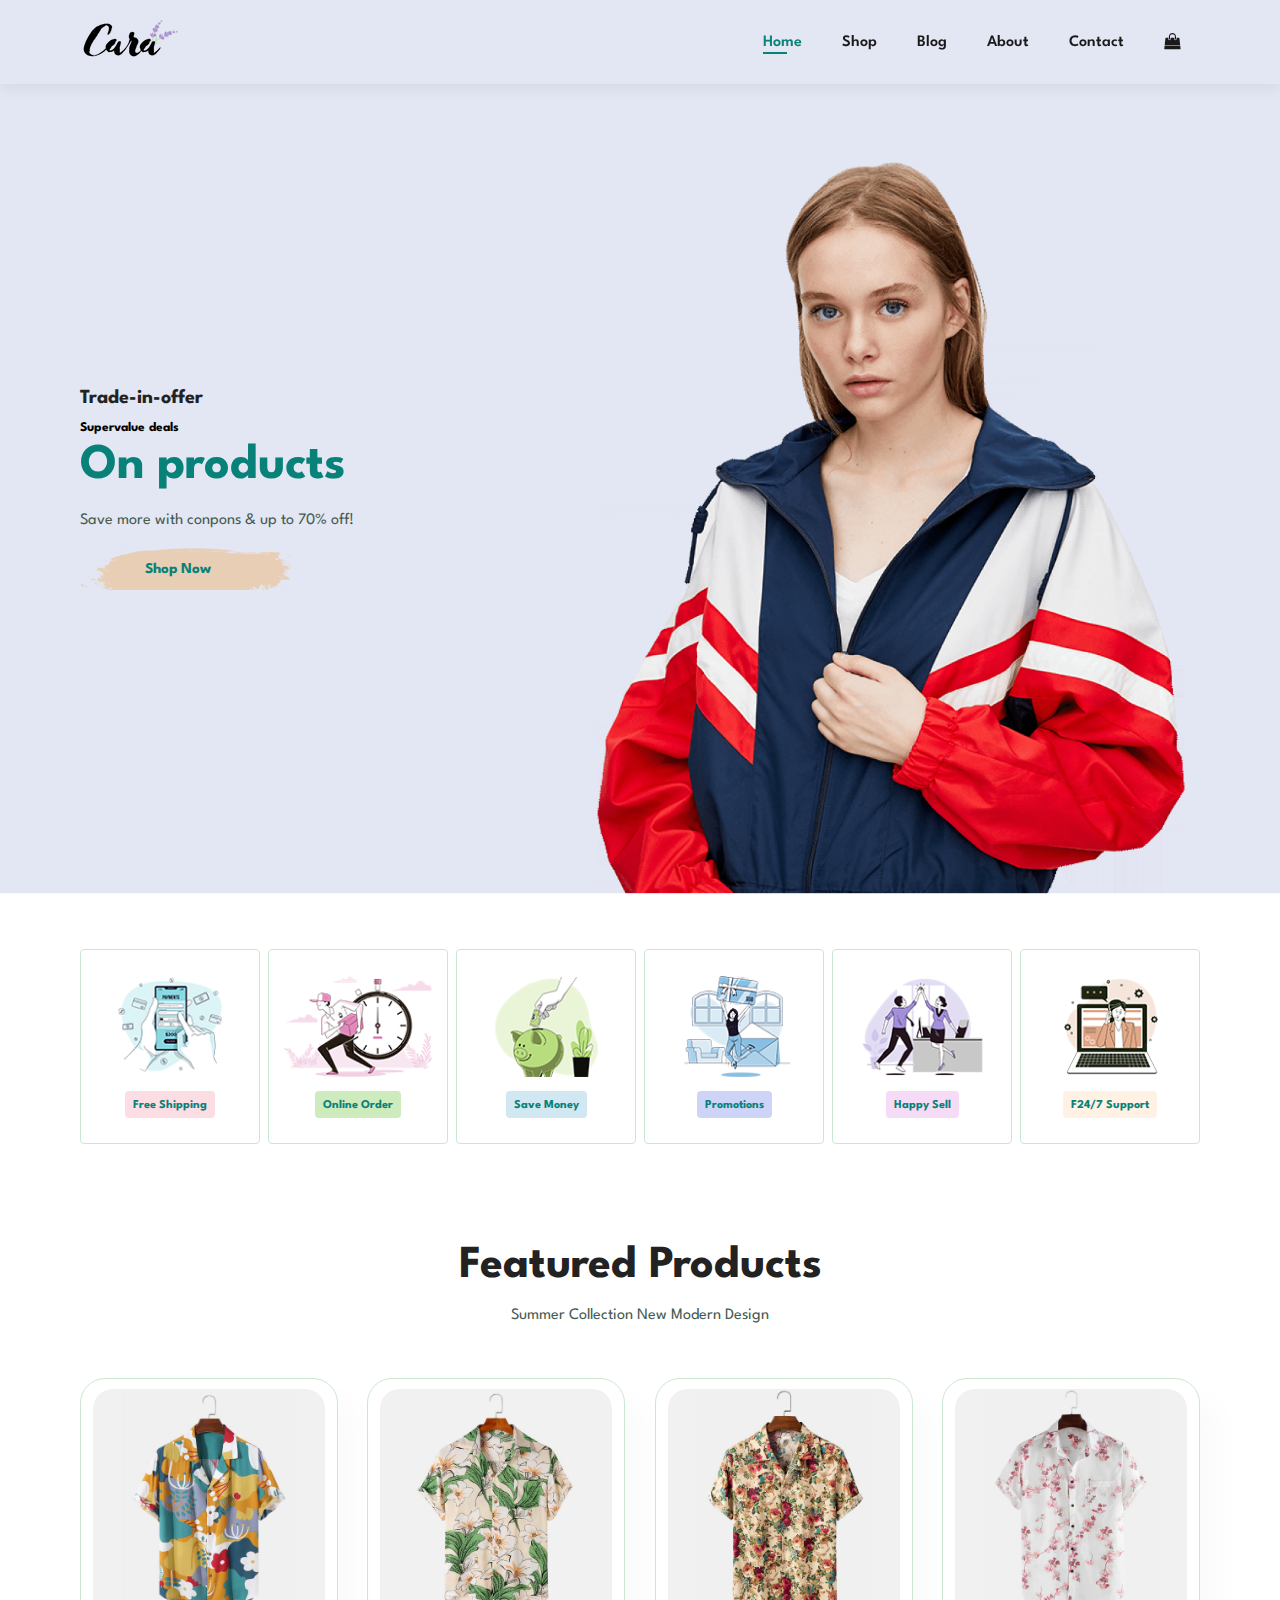
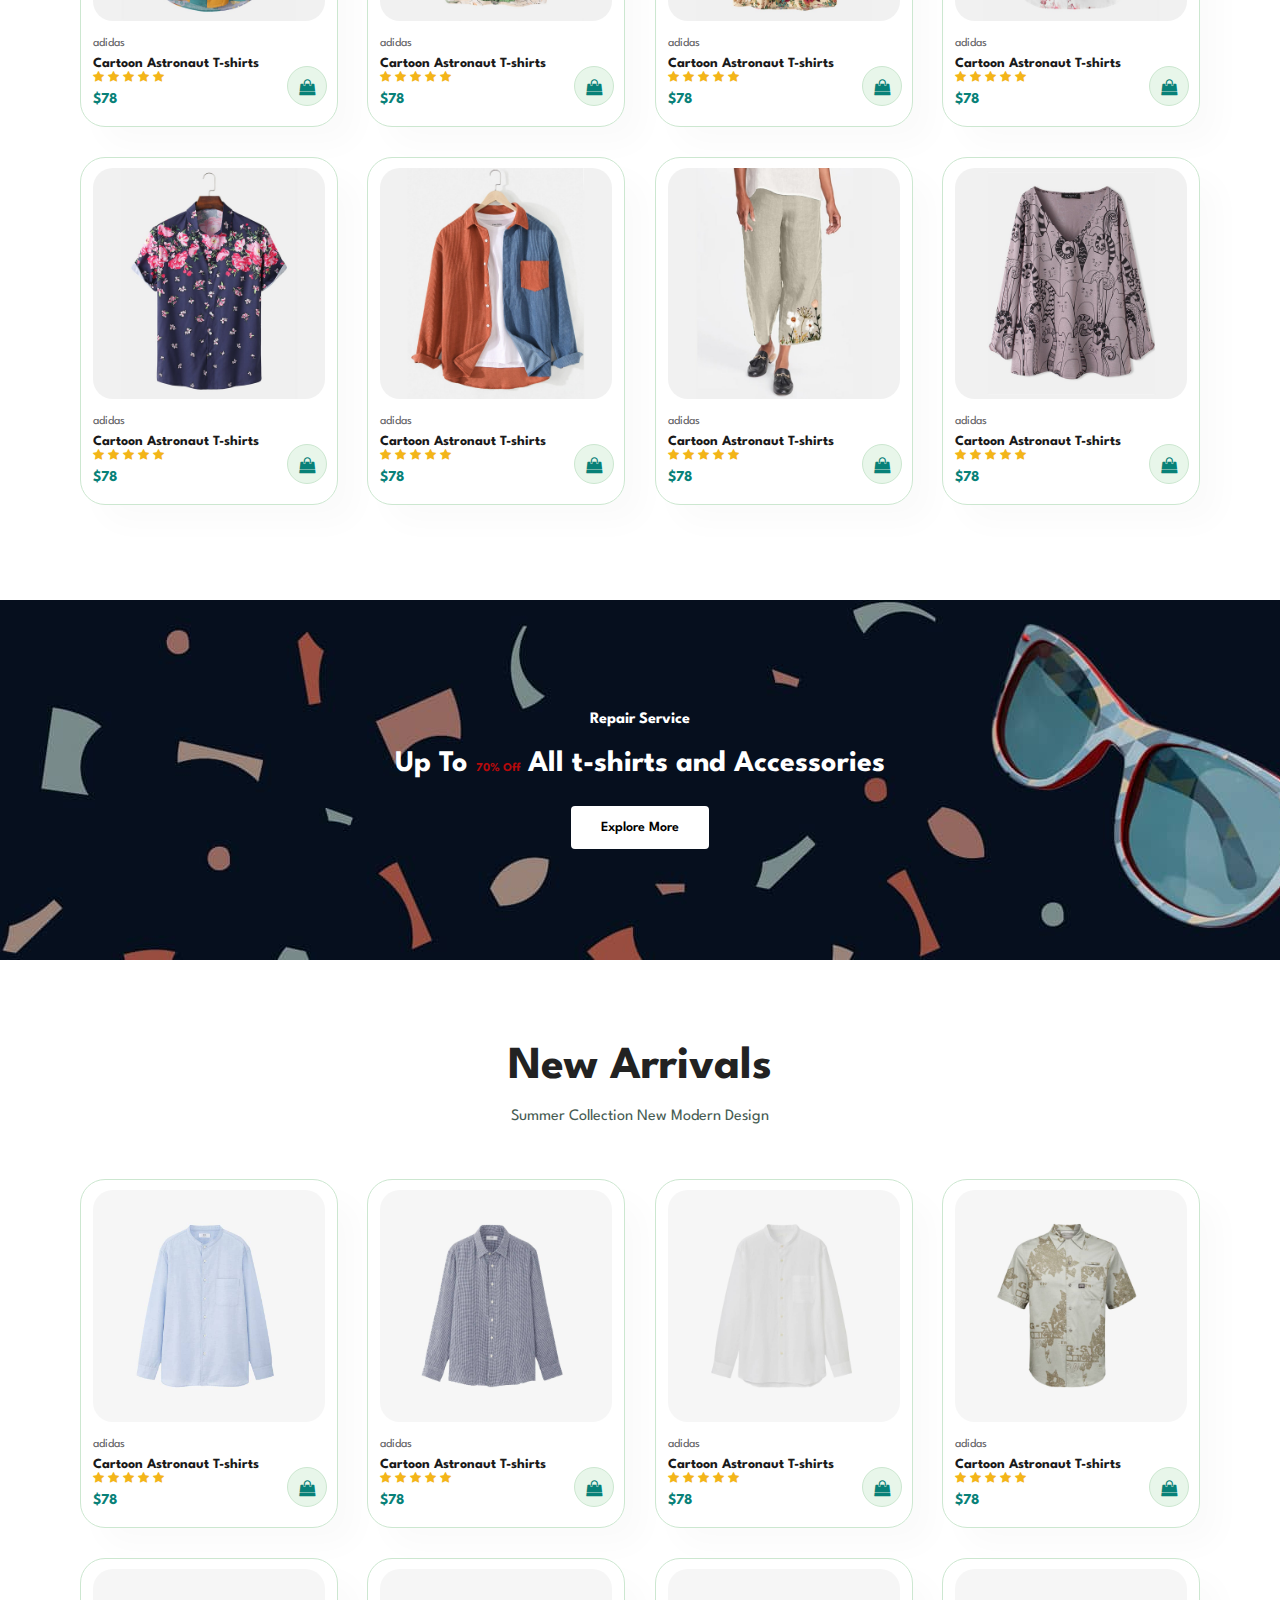
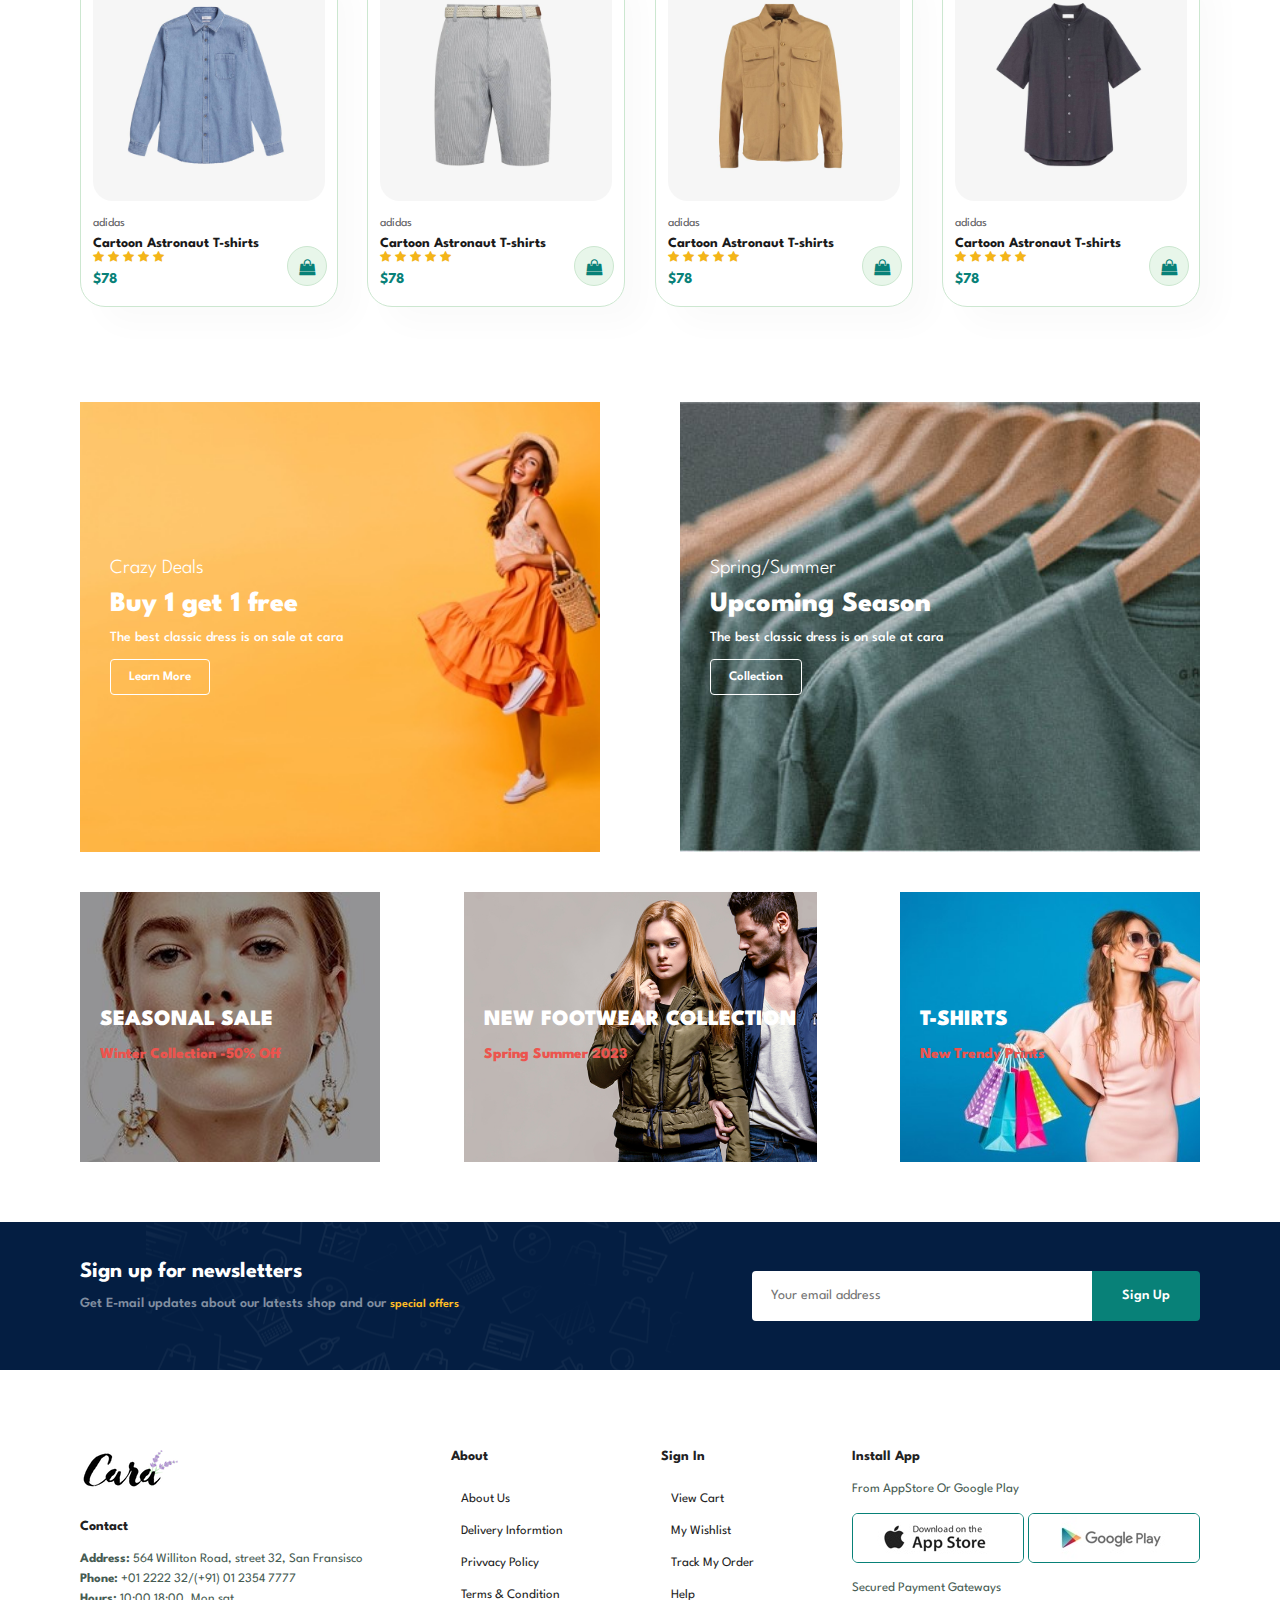
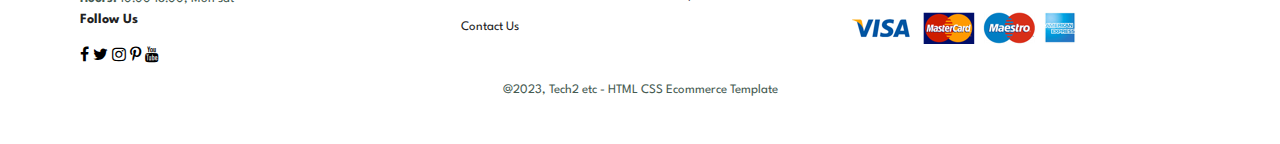
<file: index.html>
<!DOCTYPE html>
<html lang="en">

    <head>
        <meta charset="UTF-8">
        <meta http-equiv="X-UA-Compatible" content="IE=edge">
        <meta name="viewport" content="width=device-width, initial-scale=1.0">
        <title>Tech2etc Ecommerce Tutorial</title>
        <link rel="stylesheet" href="font-awesome-4.7.0/css/font-awesome.min.css" />

        <link rel="stylesheet" href="style.css">
    </head>

    <body>
        <section id="header">
            <a href="#"><img src="img/logo.png" class="logo" alt=""></a>

            <div>
                <ul id="navbar">
                    <li><a class="active" href="index.html">Home</a></li>
                    <li><a href="shop.html">Shop</a></li>
                    <li><a href="blog.html">Blog</a></li>
                    <li><a href="about.html">About</a></li>
                    <li><a href="contact.html">Contact</a></li>
                    <li id="lg-bag"><a href="cart.html"><i class="fa fa-shopping-bag"></i></a></li>
                    <a href="#" id="close"><i class="fa fa-times"></i></a>
                </ul>
            </div>
            <div id="mobile">
                <a href="cart.html"><i class="fa fa-shopping-bag"></i></a>
                <i id="bar" class="fa fa-outdent"></i>
            </div>
        </section>

        <section id="hero">
            <h4>Trade-in-offer</h4>
            <h5>Supervalue deals</h5>
            <h1>On products</h1>
            <p>Save more with conpons & up to 70% off! </p>
            <button>Shop Now</button>


        </section>

        <section id="feature" class="section-p1">
            <div class="fe-box">
                <img src="img/features/f1.png" alt="">
                <h6>Free Shipping</h6>
            </div>
            <div class="fe-box">
                <img src="img/features/f2.png" alt="">
                <h6>Online Order</h6>
            </div>
            <div class="fe-box">
                <img src="img/features/f3.png" alt="">
                <h6>Save Money</h6>
            </div>
            <div class="fe-box">
                <img src="img/features/f4.png" alt="">
                <h6>Promotions</h6>
            </div>
            <div class="fe-box">
                <img src="img/features/f5.png" alt="">
                <h6>Happy Sell</h6>
            </div>
            <div class="fe-box">
                <img src="img/features/f6.png" alt="">
                <h6>F24/7 Support</h6>
            </div>
        </section>

        <section id="Product1" class="section-p1">
            <h2>Featured Products</h2>
            <p>Summer Collection New Modern Design</p>
            <div class="pro-container">
                <div class="pro">
                    <img src="img/products/f1.jpg" alt="">
                    <div class="des">
                        <span>adidas</span>
                        <h5>Cartoon Astronaut T-shirts</h5>
                        <div class="star">
                            <li class="fa fa-star"></li>
                            <li class="fa fa-star"></li>
                            <li class="fa fa-star"></li>
                            <li class="fa fa-star"></li>
                            <li class="fa fa-star"></li> 
                        </div>
                        <h4>$78</h4>
                    </div>
                    <a href="#"><li class="fa fa-shopping-bag cart" ></li></a>

                </div>
                <div class="pro">
                    <img src="img/products/f2.jpg" alt="">
                    <div class="des">
                        <span>adidas</span>
                        <h5>Cartoon Astronaut T-shirts</h5>
                        <div class="star">
                            <li class="fa fa-star"></li>
                            <li class="fa fa-star"></li>
                            <li class="fa fa-star"></li>
                            <li class="fa fa-star"></li>
                            <li class="fa fa-star"></li> 
                        </div>
                        <h4>$78</h4>
                    </div>
                    <a href="#"><li class="fa fa-shopping-bag cart" ></li></a>

                </div>
                <div class="pro">
                    <img src="img/products/f3.jpg" alt="">
                    <div class="des">
                        <span>adidas</span>
                        <h5>Cartoon Astronaut T-shirts</h5>
                        <div class="star">
                            <li class="fa fa-star"></li>
                            <li class="fa fa-star"></li>
                            <li class="fa fa-star"></li>
                            <li class="fa fa-star"></li>
                            <li class="fa fa-star"></li> 
                        </div>
                        <h4>$78</h4>
                    </div>
                    <a href="#"><li class="fa fa-shopping-bag cart" ></li></a>

                </div>
                <div class="pro">
                    <img src="img/products/f4.jpg" alt="">
                    <div class="des">
                        <span>adidas</span>
                        <h5>Cartoon Astronaut T-shirts</h5>
                        <div class="star">
                            <li class="fa fa-star"></li>
                            <li class="fa fa-star"></li>
                            <li class="fa fa-star"></li>
                            <li class="fa fa-star"></li>
                            <li class="fa fa-star"></li> 
                        </div>
                        <h4>$78</h4>
                    </div>
                    <a href="#"><li class="fa fa-shopping-bag cart" ></li></a>

                </div>
                <div class="pro">
                    <img src="img/products/f5.jpg" alt="">
                    <div class="des">
                        <span>adidas</span>
                        <h5>Cartoon Astronaut T-shirts</h5>
                        <div class="star">
                            <li class="fa fa-star"></li>
                            <li class="fa fa-star"></li>
                            <li class="fa fa-star"></li>
                            <li class="fa fa-star"></li>
                            <li class="fa fa-star"></li> 
                        </div>
                        <h4>$78</h4>
                    </div>
                    <a href="#"><li class="fa fa-shopping-bag cart" ></li></a>

                </div>
                <div class="pro">
                    <img src="img/products/f6.jpg" alt="">
                    <div class="des">
                        <span>adidas</span>
                        <h5>Cartoon Astronaut T-shirts</h5>
                        <div class="star">
                            <li class="fa fa-star"></li>
                            <li class="fa fa-star"></li>
                            <li class="fa fa-star"></li>
                            <li class="fa fa-star"></li>
                            <li class="fa fa-star"></li> 
                        </div>
                        <h4>$78</h4>
                    </div>
                    <a href="#"><li class="fa fa-shopping-bag cart" ></li></a>

                </div>
                <div class="pro">
                    <img src="img/products/f7.jpg" alt="">
                    <div class="des">
                        <span>adidas</span>
                        <h5>Cartoon Astronaut T-shirts</h5>
                        <div class="star">
                            <li class="fa fa-star"></li>
                            <li class="fa fa-star"></li>
                            <li class="fa fa-star"></li>
                            <li class="fa fa-star"></li>
                            <li class="fa fa-star"></li> 
                        </div>
                        <h4>$78</h4>
                    </div>
                    <a href="#"><li class="fa fa-shopping-bag cart" ></li></a>

                </div>
                <div class="pro">
                    <img src="img/products/f8.jpg" alt="">
                    <div class="des">
                        <span>adidas</span>
                        <h5>Cartoon Astronaut T-shirts</h5>
                        <div class="star">
                            <li class="fa fa-star"></li>
                            <li class="fa fa-star"></li>
                            <li class="fa fa-star"></li>
                            <li class="fa fa-star"></li>
                            <li class="fa fa-star"></li> 
                        </div>
                        <h4>$78</h4>
                    </div>
                    <a href="#"><li class="fa fa-shopping-bag cart" ></li></a>

                </div> 

            </div>
        </section>

        <section id="banner" class="section-m1">
            <h4>Repair Service</h4>
            <h2>Up To <span>70% Off</span> All t-shirts and Accessories</h2>
            <button class="normal">Explore More</button>
        </section>

        <section id="Product1" class="section-p1">
            <h2>New Arrivals</h2>
            <p>Summer Collection New Modern Design</p>
            <div class="pro-container">
                <div class="pro">
                    <img src="img/products/n1.jpg" alt="">
                    <div class="des">
                        <span>adidas</span>
                        <h5>Cartoon Astronaut T-shirts</h5>
                        <div class="star">
                            <li class="fa fa-star"></li>
                            <li class="fa fa-star"></li>
                            <li class="fa fa-star"></li>
                            <li class="fa fa-star"></li>
                            <li class="fa fa-star"></li> 
                        </div>
                        <h4>$78</h4>
                    </div>
                    <a href="#"><li class="fa fa-shopping-bag cart" ></li></a>

                </div>
                <div class="pro">
                    <img src="img/products/n2.jpg" alt="">
                    <div class="des">
                        <span>adidas</span>
                        <h5>Cartoon Astronaut T-shirts</h5>
                        <div class="star">
                            <li class="fa fa-star"></li>
                            <li class="fa fa-star"></li>
                            <li class="fa fa-star"></li>
                            <li class="fa fa-star"></li>
                            <li class="fa fa-star"></li> 
                        </div>
                        <h4>$78</h4>
                    </div>
                    <a href="#"><li class="fa fa-shopping-bag cart" ></li></a>

                </div>
                <div class="pro">
                    <img src="img/products/n3.jpg" alt="">
                    <div class="des">
                        <span>adidas</span>
                        <h5>Cartoon Astronaut T-shirts</h5>
                        <div class="star">
                            <li class="fa fa-star"></li>
                            <li class="fa fa-star"></li>
                            <li class="fa fa-star"></li>
                            <li class="fa fa-star"></li>
                            <li class="fa fa-star"></li> 
                        </div>
                        <h4>$78</h4>
                    </div>
                    <a href="#"><li class="fa fa-shopping-bag cart" ></li></a>

                </div>
                <div class="pro">
                    <img src="img/products/n4.jpg" alt="">
                    <div class="des">
                        <span>adidas</span>
                        <h5>Cartoon Astronaut T-shirts</h5>
                        <div class="star">
                            <li class="fa fa-star"></li>
                            <li class="fa fa-star"></li>
                            <li class="fa fa-star"></li>
                            <li class="fa fa-star"></li>
                            <li class="fa fa-star"></li> 
                        </div>
                        <h4>$78</h4>
                    </div>
                    <a href="#"><li class="fa fa-shopping-bag cart" ></li></a>

                </div>
                <div class="pro">
                    <img src="img/products/n5.jpg" alt="">
                    <div class="des">
                        <span>adidas</span>
                        <h5>Cartoon Astronaut T-shirts</h5>
                        <div class="star">
                            <li class="fa fa-star"></li>
                            <li class="fa fa-star"></li>
                            <li class="fa fa-star"></li>
                            <li class="fa fa-star"></li>
                            <li class="fa fa-star"></li> 
                        </div>
                        <h4>$78</h4>
                    </div>
                    <a href="#"><li class="fa fa-shopping-bag cart" ></li></a>

                </div>
                <div class="pro">
                    <img src="img/products/n6.jpg" alt="">
                    <div class="des">
                        <span>adidas</span>
                        <h5>Cartoon Astronaut T-shirts</h5>
                        <div class="star">
                            <li class="fa fa-star"></li>
                            <li class="fa fa-star"></li>
                            <li class="fa fa-star"></li>
                            <li class="fa fa-star"></li>
                            <li class="fa fa-star"></li> 
                        </div>
                        <h4>$78</h4>
                    </div>
                    <a href="#"><li class="fa fa-shopping-bag cart" ></li></a>

                </div>
                <div class="pro">
                    <img src="img/products/n7.jpg" alt="">
                    <div class="des">
                        <span>adidas</span>
                        <h5>Cartoon Astronaut T-shirts</h5>
                        <div class="star">
                            <li class="fa fa-star"></li>
                            <li class="fa fa-star"></li>
                            <li class="fa fa-star"></li>
                            <li class="fa fa-star"></li>
                            <li class="fa fa-star"></li> 
                        </div>
                        <h4>$78</h4>
                    </div>
                    <a href="#"><li class="fa fa-shopping-bag cart" ></li></a>

                </div>
                <div class="pro">
                    <img src="img/products/n8.jpg" alt="">
                    <div class="des">
                        <span>adidas</span>
                        <h5>Cartoon Astronaut T-shirts</h5>
                        <div class="star">
                            <li class="fa fa-star"></li>
                            <li class="fa fa-star"></li>
                            <li class="fa fa-star"></li>
                            <li class="fa fa-star"></li>
                            <li class="fa fa-star"></li> 
                        </div>
                        <h4>$78</h4>
                    </div>
                    <a href="#"><li class="fa fa-shopping-bag cart" ></li></a>

                </div> 

            </div>
        </section>

        <section id="sm-banner" class="section-p1"> 
            <div class="banner-box">
                <h4>Crazy Deals</h4>
                <h2>Buy 1 get 1 free</h2>
                <span>The best classic dress is on sale at cara </span>
                <button class="white">Learn More</button>
            </div>
            <div class="banner-box banner-box2">
                <h4>Spring/Summer</h4>
                <h2>Upcoming Season</h2>
                <span>The best classic dress is on sale at cara </span>
                <button class="white">Collection</button>
            </div>
        </section>

        <section id="banner3">
            <div class="banner-box">
                <h2>SEASONAL SALE</h2>
                <h3>Winter Collection -50% Off</h3>
            </div>
            <div class="banner-box banner-box2">
                <h2>NEW FOOTWEAR COLLECTION</h2>
                <h3>Spring Summer 2023</h3>
            </div>
            <div class="banner-box banner-box3">
                <h2>T-SHIRTS</h2>
                <h3>New Trendy Prints</h3>
            </div>
        </section>

        <section id="newsletter" class="section-p1 section-m1">
            <div class="newstext">
                <h4>Sign up for newsletters</h4>
                <p>Get E-mail updates about our latests shop and our <span>special offers</span></p>
            </div>
            <div class="form">
                <input type="text" placeholder="Your email address">
                <button class="normal">Sign Up</button>
            </div>
        </section>

        <footer class="section-p1 ">
            <div class="col">
                <img class="logo" src="img/logo.png" alt="">
                <h4>Contact</h4>
                <p> <strong>Address:</strong> 564 Williton Road, street 32, San Fransisco
                </p>

                <p> <strong>Phone:</strong> +01 2222 32/(+91) 01 2354 7777</p>
                <p> <strong>Hours:</strong> 10:00 18:00, Mon sat</p>
                <div class="follower">
                    <h4>Follow Us</h4>
                    <div class="icon">
                        <li class="fa fa-facebook-f"></li>
                        <li class="fa fa-twitter"></li>
                        <li class="fa fa-instagram"></li>
                        <li class="fa fa-pinterest-p"></li>
                        <li class="fa fa-youtube"></li>
                    </div>
                </div>
            </div>
            <div class="col">
                <H4>About</H4>
                <a href="#">About Us</a>
                <a href="#">Delivery Informtion</a>
                <a href="#">Privvacy Policy</a>
                <a href="#">Terms & Condition</a>
                <a href="#">Contact Us</a>
            </div>
            <div class="col">
                <H4>Sign In</H4>
                <a href="#">View Cart</a>
                <a href="#">My Wishlist</a>
                <a href="#">Track My Order</a>
                <a href="#">Help</a>
            </div>
            <div class="col install">
                <H4>Install App</H4>
                <p>From AppStore Or Google Play</p>
                <div class="row">
                    <img src="img/pay/app.jpg" alt="">
                    <img src="img/pay/play.jpg" alt="">
                </div>
                <p>Secured Payment Gateways</p>
                <img src="img/pay/pay.png" alt="">
            </div>
            <div class="copyright">
                <p>@2023, Tech2 etc - HTML CSS Ecommerce Template</p>
            </div>
        </footer>

        <script src="script.js"></script>
    </body>

</html>
</file>
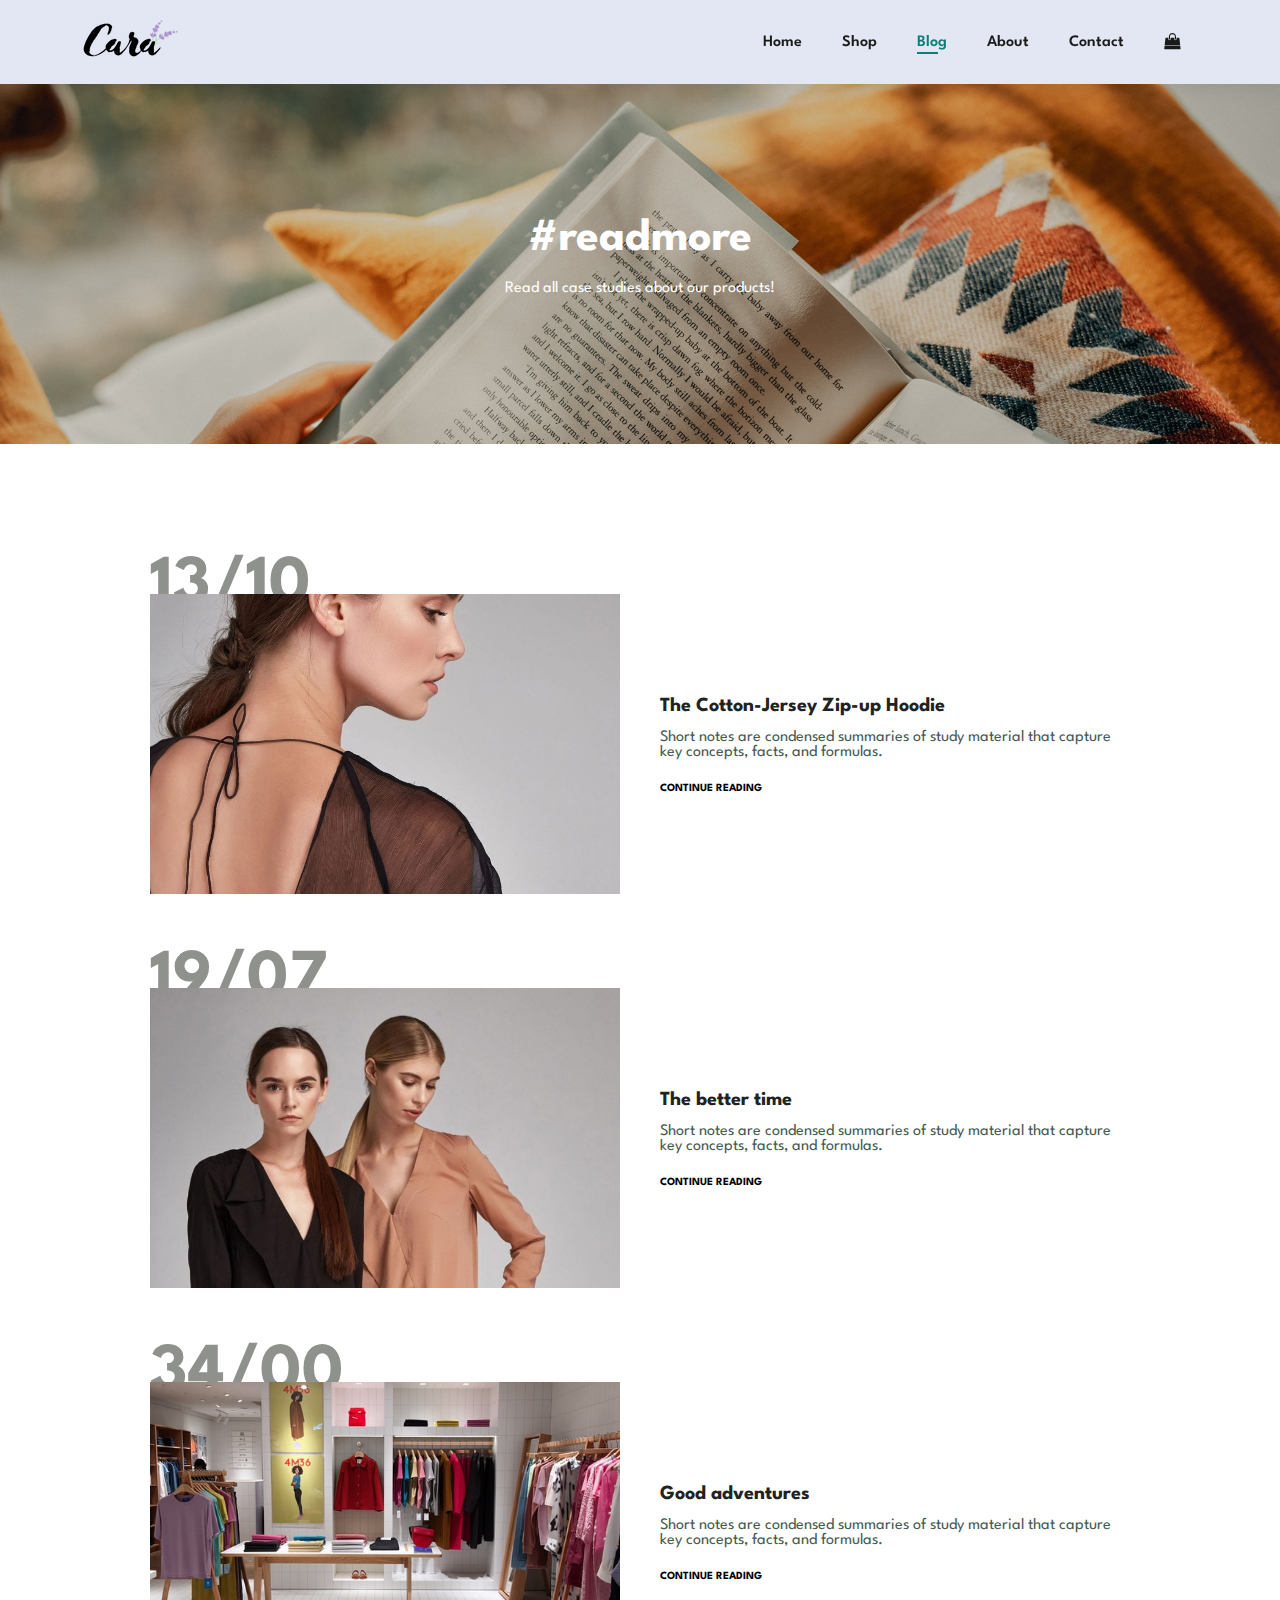
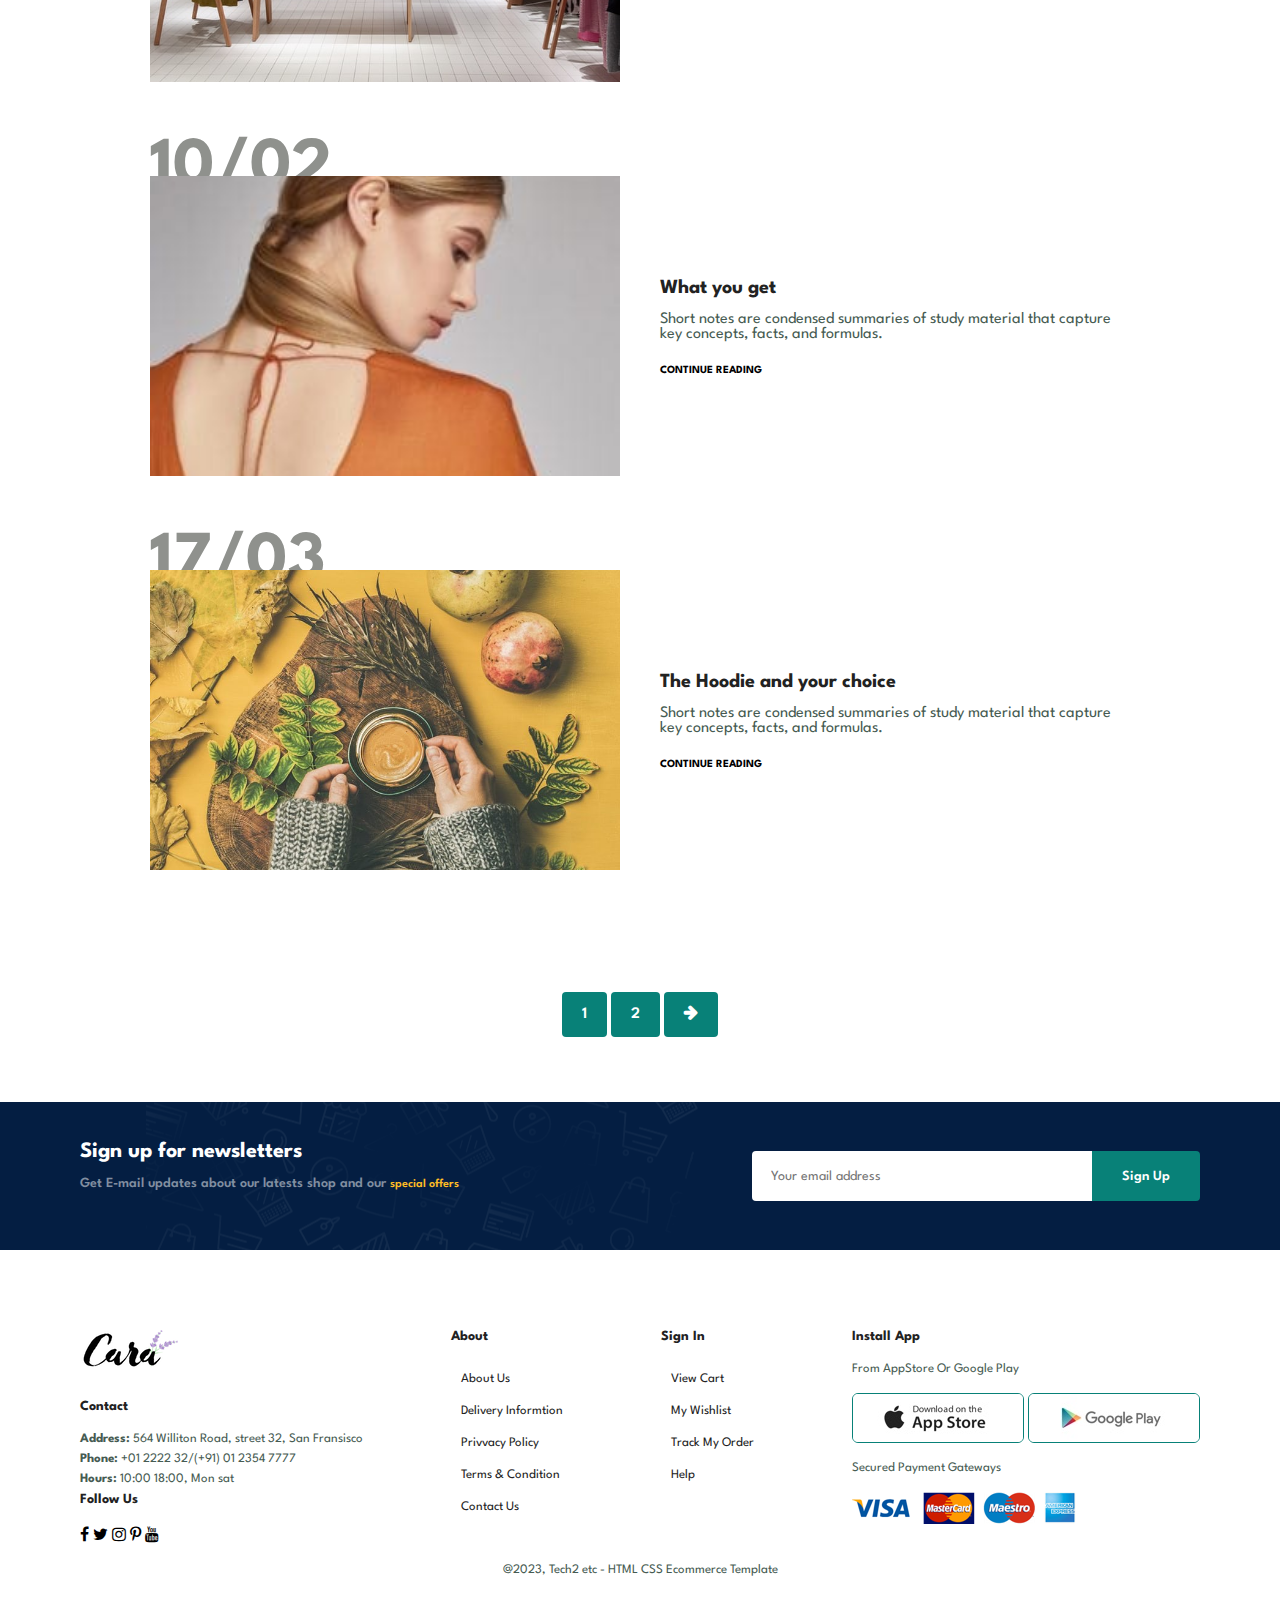
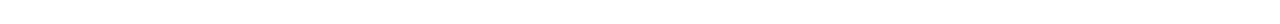
<file: blog.html>
<!DOCTYPE html>
<html lang="en">

    <head>
        <meta charset="UTF-8">
        <meta http-equiv="X-UA-Compatible" content="IE=edge">
        <meta name="viewport" content="width=device-width, initial-scale=1.0">
        <title>Tech2etc Ecommerce Tutorial</title>
        <link rel="stylesheet" href="font-awesome-4.7.0/css/font-awesome.min.css" />

        <link rel="stylesheet" href="style.css">
    </head>

    <body>
        <section id="header">
            <a href="#"><img src="img/logo.png" class="logo" alt=""></a>

            <div>
                <ul id="navbar">
                    <li><a  href="index.html">Home</a></li>
                    <li><a  href="shop.html">Shop</a></li>
                    <li><a class="active" href="blog.html">Blog</a></li>
                    <li><a href="about.html">About</a></li>
                    <li><a href="contact.html">Contact</a></li>
                    <li id="lg-bag"><a href="cart.html"><i class="fa fa-shopping-bag"></i></a></li>
                    <a href="#" id="close"><i class="fa fa-times"></i></a>
                </ul>
            </div>
            <div id="mobile">
                <a href="cart.html"><i class="fa fa-shopping-bag"></i></a>
                <i id="bar" class="fa fa-outdent"></i>
            </div>
        </section>

        <section id="page-header" class="blog-header">
            <h2>#readmore</h2>
            <p>Read all case studies about our products!</p>
           
        </section>

       <section id="blog">
        <div class="blog-box">
            <div class="blog-img">
                <img src="img/blog/b1.jpg" alt="">
            </div>
            <div class="blog-details">
                <h4>The Cotton-Jersey Zip-up Hoodie</h4>
                <p>Short notes are condensed summaries of study material that capture key concepts, facts, and formulas.</p>
                <a href="">CONTINUE READING</a>
            </div>
            <div>
                <h1>13/10</h1>
            </div>
        </div>
        <div class="blog-box">
            <div class="blog-img">
                <img src="img/blog/b2.jpg" alt="">
            </div>
            <div class="blog-details">
                <h4>The better time</h4>
                <p>Short notes are condensed summaries of study material that capture key concepts, facts, and formulas.</p>
                <a href="">CONTINUE READING</a>
            </div>
            <div>
                <h1>19/07</h1>
            </div>
        </div>
        <div class="blog-box">
            <div class="blog-img">
                <img src="img/blog/b3.jpg" alt="">
            </div>
            <div class="blog-details">
                <h4>Good adventures</h4>
                <p>Short notes are condensed summaries of study material that capture key concepts, facts, and formulas.</p>
                <a href="">CONTINUE READING</a>
            </div>
            <div>
                <h1>34/00</h1>
            </div>
        </div>
        <div class="blog-box">
            <div class="blog-img">
                <img src="img/blog/b7.jpg" alt="">
            </div>
            <div class="blog-details">
                <h4>What you get</h4>
                <p>Short notes are condensed summaries of study material that capture key concepts, facts, and formulas.</p>
                <a href="">CONTINUE READING</a>
            </div>
            <div>
                <h1>10/02</h1>
            </div>
        </div>
        <div class="blog-box">
            <div class="blog-img">
                <img src="img/blog/b6.jpg" alt="">
            </div>
            <div class="blog-details">
                <h4>The Hoodie and your choice</h4>
                <p>Short notes are condensed summaries of study material that capture key concepts, facts, and formulas.</p>
                <a href="">CONTINUE READING</a>
            </div>
            <div>
                <h1>17/03</h1>
            </div>
        </div>
       </section>

        <section id="pagination" class="section-p1">
            <a href="#">1</a>
            <a href="#">2</a>
            <a href="#"><i class="fa fa-arrow-right"></i></a>
        </section>

        <section id="newsletter" class="section-p1 section-m1">
            <div class="newstext">
                <h4>Sign up for newsletters</h4>
                <p>Get E-mail updates about our latests shop and our <span>special offers</span></p>
            </div>
            <div class="form">
                <input type="text" placeholder="Your email address">
                <button class="normal">Sign Up</button>
            </div>
        </section>

        <footer class="section-p1 ">
            <div class="col">
                <img class="logo" src="img/logo.png" alt="">
                <h4>Contact</h4>
                <p> <strong>Address:</strong> 564 Williton Road, street 32, San Fransisco
                </p>

                <p> <strong>Phone:</strong> +01 2222 32/(+91) 01 2354 7777</p>
                <p> <strong>Hours:</strong> 10:00 18:00, Mon sat</p>
                <div class="follower">
                    <h4>Follow Us</h4>
                    <div class="icon">
                        <li class="fa fa-facebook-f"></li>
                        <li class="fa fa-twitter"></li>
                        <li class="fa fa-instagram"></li>
                        <li class="fa fa-pinterest-p"></li>
                        <li class="fa fa-youtube"></li>
                    </div>
                </div>
            </div>
            <div class="col">
                <H4>About</H4>
                <a href="#">About Us</a>
                <a href="#">Delivery Informtion</a>
                <a href="#">Privvacy Policy</a>
                <a href="#">Terms & Condition</a>
                <a href="#">Contact Us</a>
            </div>
            <div class="col">
                <H4>Sign In</H4>
                <a href="#">View Cart</a>
                <a href="#">My Wishlist</a>
                <a href="#">Track My Order</a>
                <a href="#">Help</a>
            </div>
            <div class="col install">
                <H4>Install App</H4>
                <p>From AppStore Or Google Play</p>
                <div class="row">
                    <img src="img/pay/app.jpg" alt="">
                    <img src="img/pay/play.jpg" alt="">
                </div>
                <p>Secured Payment Gateways</p>
                <img src="img/pay/pay.png" alt="">
            </div>
            <div class="copyright">
                <p>@2023, Tech2 etc - HTML CSS Ecommerce Template</p>
            </div>
        </footer>

        <script src="script.js"></script>
    </body>

</html>
</file>
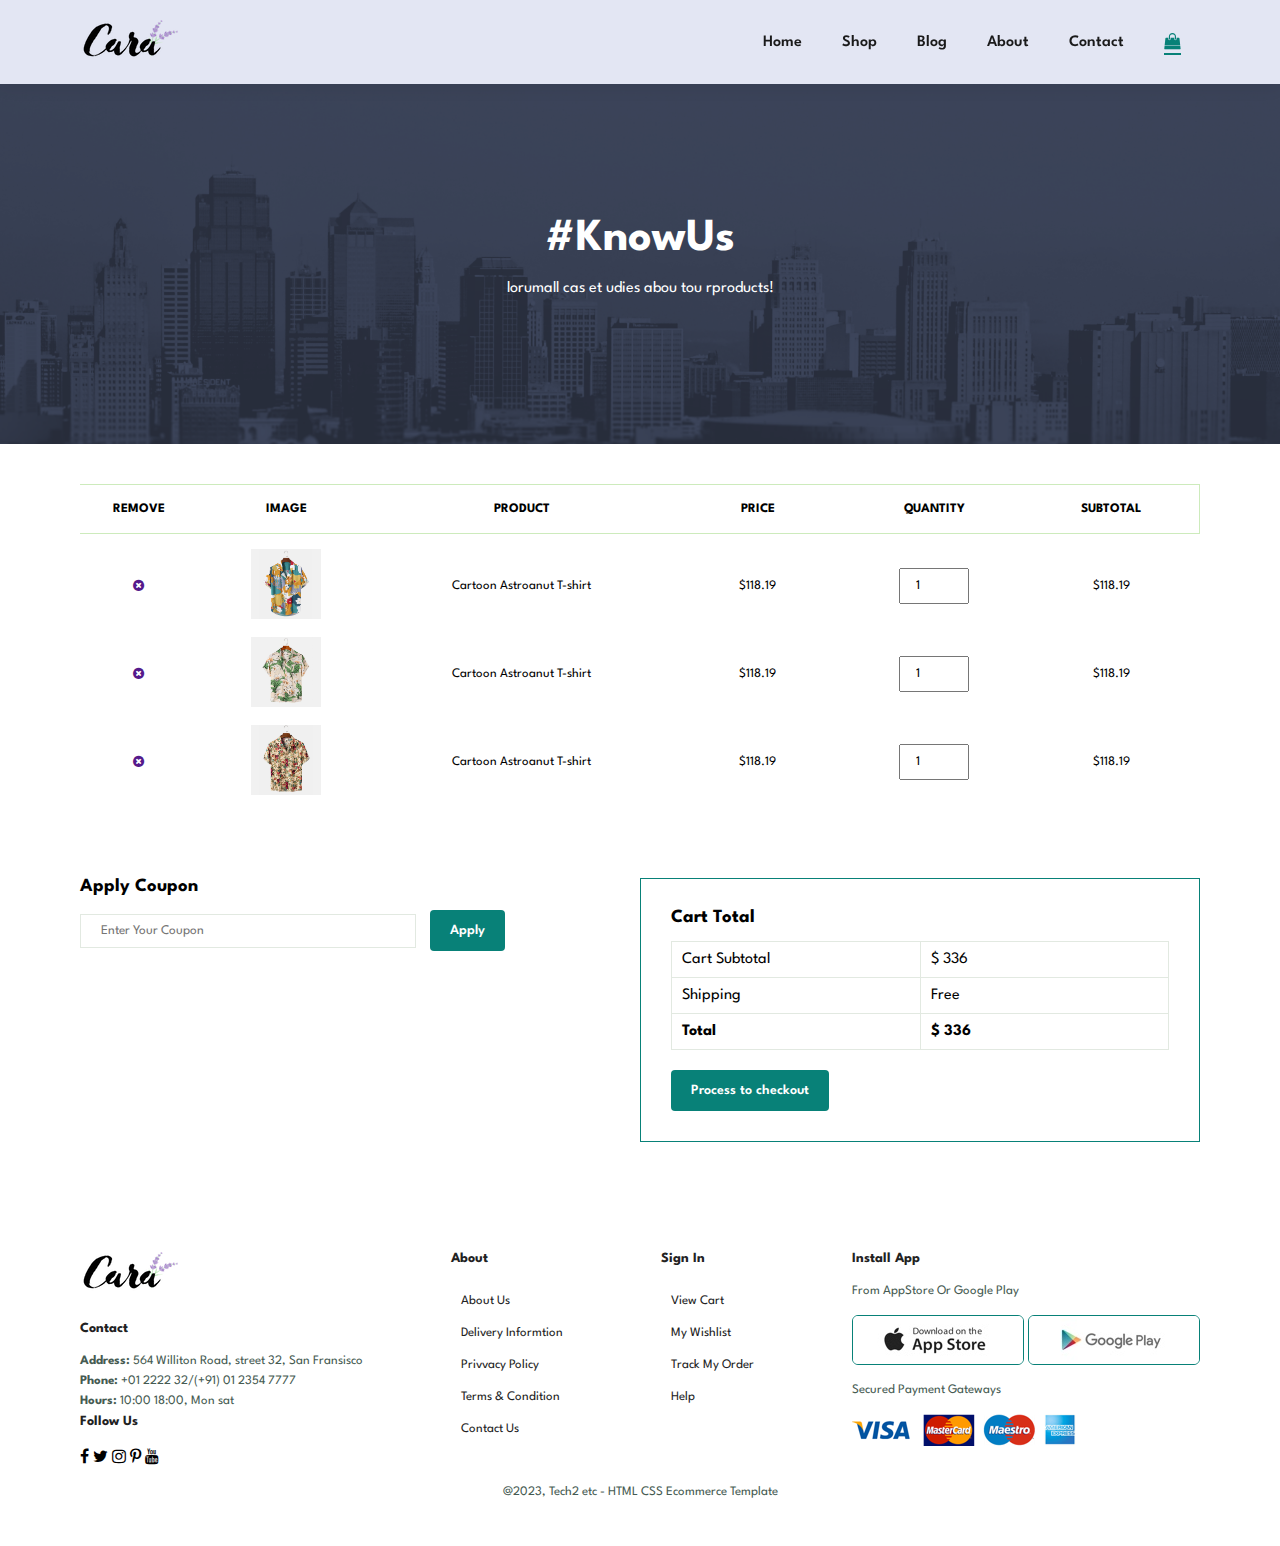
<file: cart.html>
<!DOCTYPE html>
<html lang="en">

    <head>
        <meta charset="UTF-8">
        <meta http-equiv="X-UA-Compatible" content="IE=edge">
        <meta name="viewport" content="width=device-width, initial-scale=1.0">
        <title>Tech2etc Ecommerce Tutorial</title>
        <link rel="stylesheet" href="font-awesome-4.7.0/css/font-awesome.min.css" />

        <link rel="stylesheet" href="style.css">
    </head>

    <body>
        <section id="header">
            <a href="#"><img src="img/logo.png" class="logo" alt=""></a>

            <div>
                <ul id="navbar">
                    <li><a href="index.html">Home</a></li>
                    <li><a href="shop.html">Shop</a></li>
                    <li><a href="blog.html">Blog</a></li>
                    <li><a href="about.html">About</a></li>
                    <li><a href="contact.html">Contact</a></li>
                    <li id="lg-bag"><a class="active" href="cart.html"><i class="fa fa-shopping-bag"></i></a></li>
                    <a href="#" id="close"><i class="fa fa-times"></i></a>
                </ul>
            </div>
            <div id="mobile">
                <a href="cart.html"><i class="fa fa-shopping-bag"></i></a>
                <i id="bar" class="fa fa-outdent"></i>
            </div>
        </section>

        <section id="page-header" class="about-header">
            <h2>#KnowUs</h2>
            <p>lorumall cas et udies abou tou rproducts!</p>
           
        </section>

        <section id="cart" class="section-p1">
            <table width="100%">
                <thead>
                    <tr>
                        <td>Remove</td>
                        <td>Image</td>
                        <td>Product</td>
                        <td>Price</td>
                        <td>Quantity</td>
                        <td>Subtotal</td>
                    </tr>
                </thead>
                <tbody>
                    <tr>
                        <td><a href=""><i class="fa fa-times-circle"></i></a></td>
                        <td><img src="img/products/f1.jpg" alt=""></td>
                        <td>Cartoon Astroanut T-shirt</td>
                        <td>$118.19</td>
                        <td><input type="number" value="1"></td>
                        <td>$118.19</td>
                    </tr>
                </tbody>
                <tbody>
                    <tr>
                        <td><a href=""><i class="fa fa-times-circle"></i></a></td>
                        <td><img src="img/products/f2.jpg" alt=""></td>
                        <td>Cartoon Astroanut T-shirt</td>
                        <td>$118.19</td>
                        <td><input type="number" value="1"></td>
                        <td>$118.19</td>
                    </tr>
                </tbody>
                <tbody>
                    <tr>
                        <td><a href=""><i class="fa fa-times-circle"></i></a></td>
                        <td><img src="img/products/f3.jpg" alt=""></td>
                        <td>Cartoon Astroanut T-shirt</td>
                        <td>$118.19</td>
                        <td><input type="number" value="1"></td>
                        <td>$118.19</td>
                    </tr>
                </tbody>
            </table>
        </section>

        <section id="cart-add" class="section-p1">
            <div id="coupon">
                <h3>Apply Coupon</h3>
                <input type="text" placeholder="Enter Your Coupon">
                <button class="normal">Apply</button>
            </div>
            <div id="Subtotal">
                <h3>Cart Total</h3>
                <table>          
                    <tr>
                        <td>Cart Subtotal</td>
                        <td>$ 336</td>
                    </tr>
                    <tr>
                        <td>Shipping</td>
                        <td>Free</td>
                    </tr>
                    <tr>
                        <td><strong>Total</strong></td>
                        <td><strong>$ 336</strong></td>
                    </tr>
                </table>
                <button class="normal">Process to checkout</button>
            </div>

        </section>

        <footer class="section-p1">
            <div class="col">
                <img class="logo" src="img/logo.png" alt="">
                <h4>Contact</h4>
                <p> <strong>Address:</strong> 564 Williton Road, street 32, San Fransisco
                </p>

                <p> <strong>Phone:</strong> +01 2222 32/(+91) 01 2354 7777</p>
                <p> <strong>Hours:</strong> 10:00 18:00, Mon sat</p>
                <div class="follower">
                    <h4>Follow Us</h4>
                    <div class="icon">
                        <li class="fa fa-facebook-f"></li>
                        <li class="fa fa-twitter"></li>
                        <li class="fa fa-instagram"></li>
                        <li class="fa fa-pinterest-p"></li>
                        <li class="fa fa-youtube"></li>
                    </div>
                </div>
            </div>
            <div class="col">
                <H4>About</H4>
                <a href="#">About Us</a>
                <a href="#">Delivery Informtion</a>
                <a href="#">Privvacy Policy</a>
                <a href="#">Terms & Condition</a>
                <a href="#">Contact Us</a>
            </div>
            <div class="col">
                <H4>Sign In</H4>
                <a href="#">View Cart</a>
                <a href="#">My Wishlist</a>
                <a href="#">Track My Order</a>
                <a href="#">Help</a>
            </div>
            <div class="col install">
                <H4>Install App</H4>
                <p>From AppStore Or Google Play</p>
                <div class="row">
                    <img src="img/pay/app.jpg" alt="">
                    <img src="img/pay/play.jpg" alt="">
                </div>
                <p>Secured Payment Gateways</p>
                <img src="img/pay/pay.png" alt="">
            </div>
            <div class="copyright">
                <p>@2023, Tech2 etc - HTML CSS Ecommerce Template</p>
            </div>
        </footer>

        <script src="script.js"></script>
    </body>

</html>
</file>
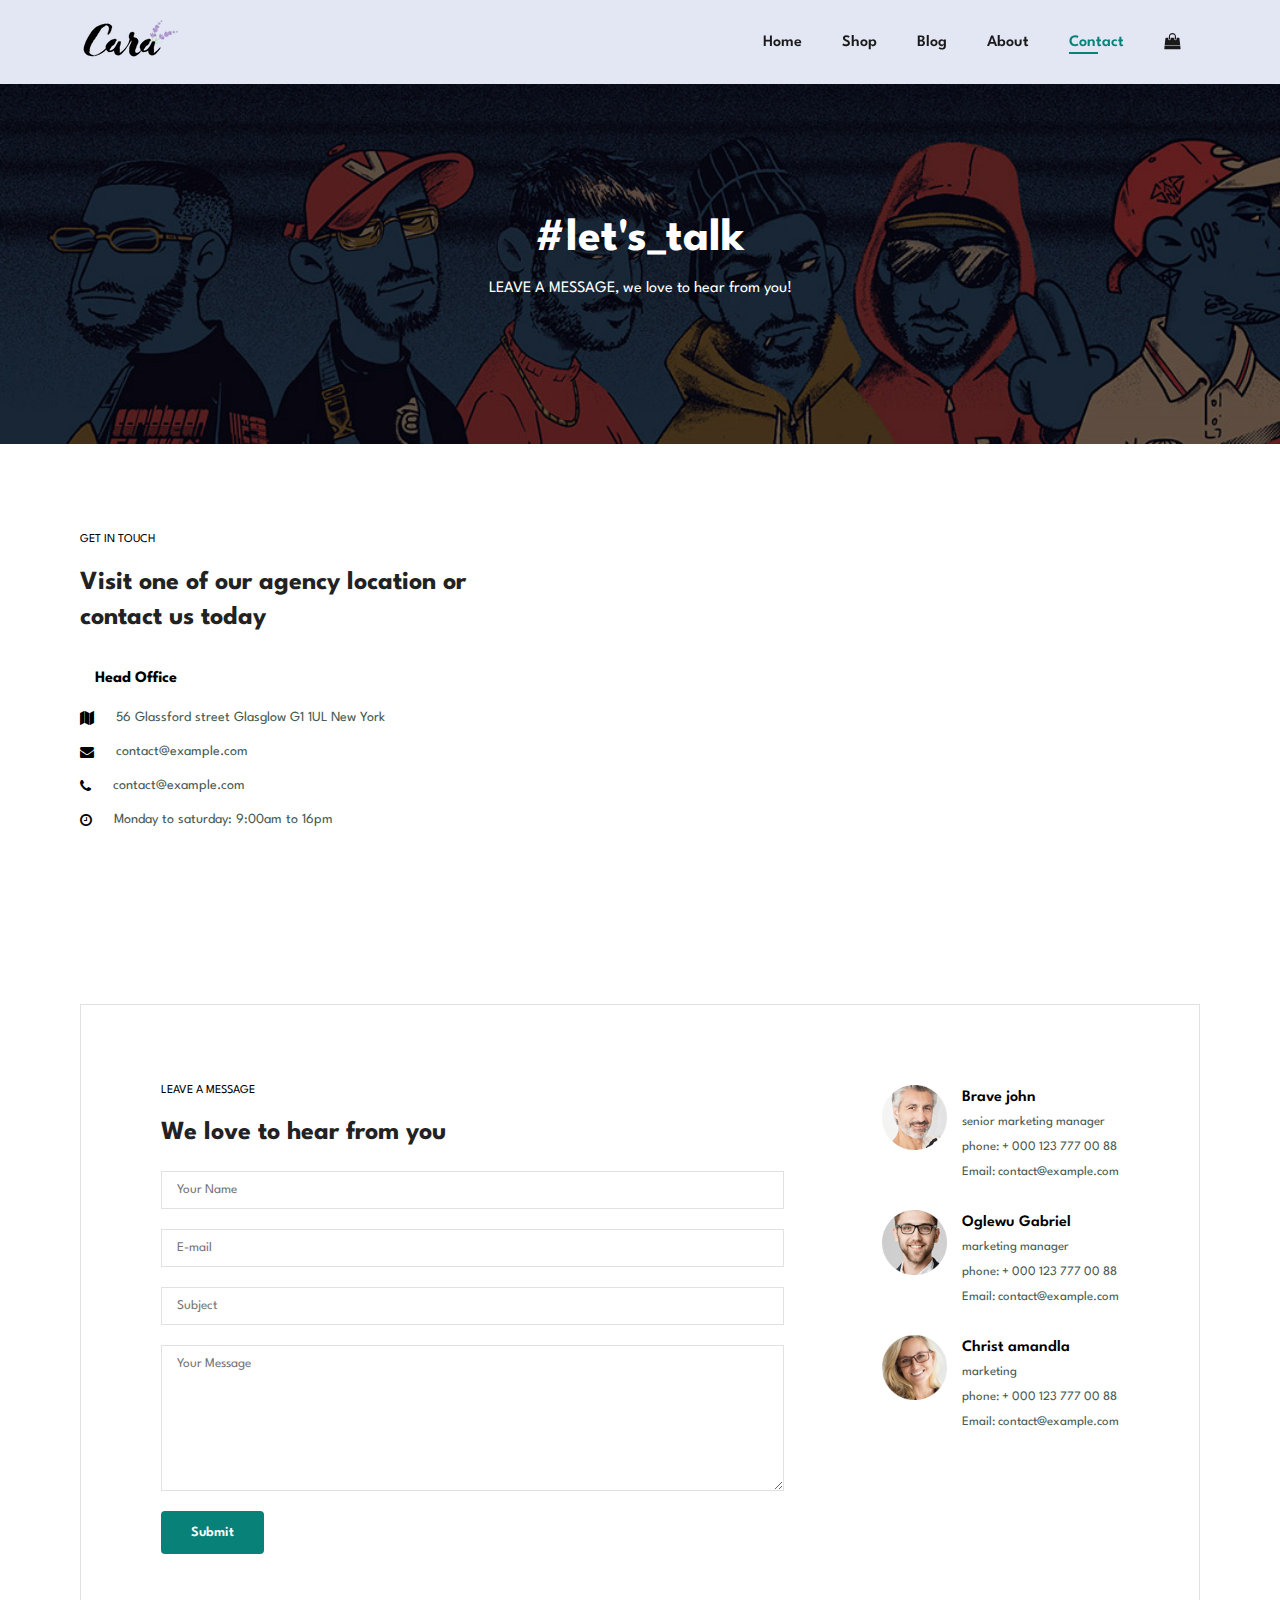
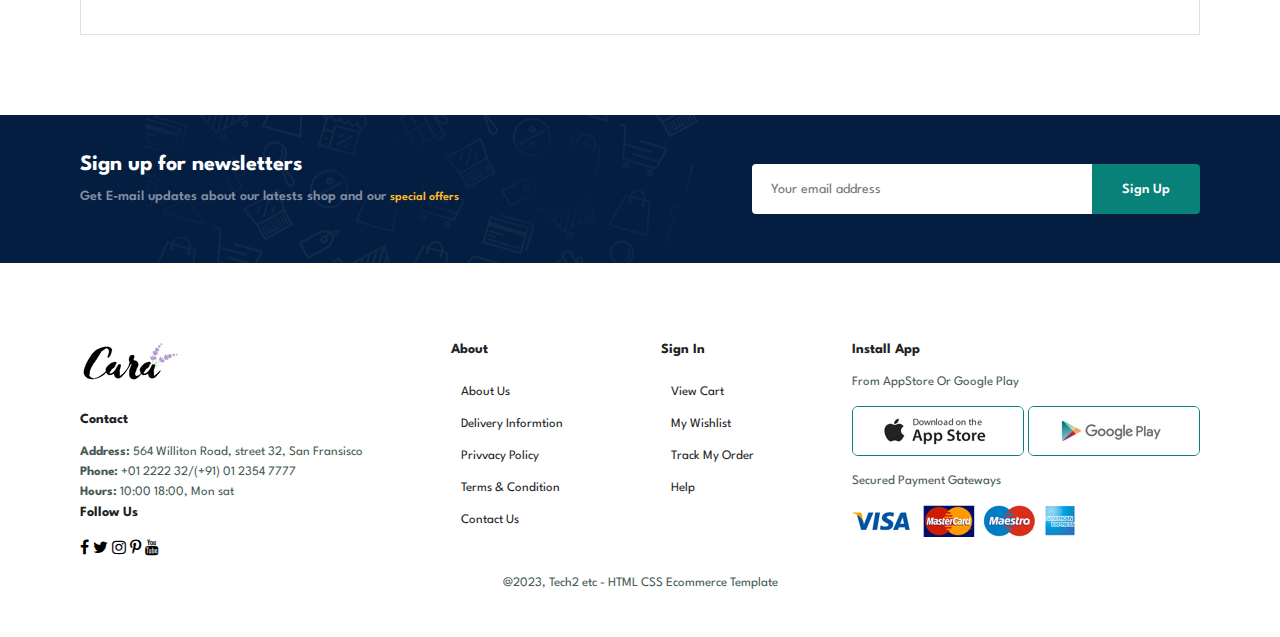
<file: contact.html>
<!DOCTYPE html>
<html lang="en">

    <head>
        <meta charset="UTF-8">
        <meta http-equiv="X-UA-Compatible" content="IE=edge">
        <meta name="viewport" content="width=device-width, initial-scale=1.0">
        <title>Tech2etc Ecommerce Tutorial</title>
        <link rel="stylesheet" href="font-awesome-4.7.0/css/font-awesome.min.css" />

        <link rel="stylesheet" href="style.css">
    </head>

    <body>
        <section id="header">
            <a href="#"><img src="img/logo.png" class="logo" alt=""></a>

            <div>
                <ul id="navbar">
                    <li><a href="index.html">Home</a></li>
                    <li><a href="shop.html">Shop</a></li>
                    <li><a href="blog.html">Blog</a></li>
                    <li><a href="about.html">About</a></li>
                    <li><a class="active"  href="contact.html">Contact</a></li>
                    <li id="lg-bag"><a href="cart.html"><i class="fa fa-shopping-bag"></i></a></li>
                    <a href="#" id="close"><i class="fa fa-times"></i></a>
                </ul>
            </div>
            <div id="mobile">
                <a href="cart.html"><i class="fa fa-shopping-bag"></i></a>
                <i id="bar" class="fa fa-outdent"></i>
            </div>
        </section>

        <section id="page-header">
            <h2>#let's_talk</h2>
            <p>LEAVE A MESSAGE, we love to hear from you! </p>
           
        </section>

        <section id="contact-details" class="section-p1">
            <div class="details">
                <span>GET IN TOUCH</span>
                <h2>Visit one of our agency location or contact us today</h2>
                <h3>Head Office</h3>
                <div>
                    <li><i class="fa fa-map"></i>
                        <p>56 Glassford street Glasglow G1 1UL New York</p>
                    </li>
                    <li><i class="fa fa-envelope"></i>
                        <p>contact@example.com</p>
                    </li>
                    <li><i class="fa fa-phone"></i>
                        <p>contact@example.com</p>
                    </li>
                </div>
                <li><i class="fa fa-clock-o"></i>
                    <p>Monday to saturday: 9:00am to 16pm</p>
                </li>
            </div>
            <div class="map">
                <iframe src="https://www.google.com/maps/embed?pb=!1m18!1m12!1m3!1d1009054.960007255!2d6.59245161128263!3d8.914786831466532!2m3!1f0!2f0!3f0!3m2!1i1024!2i768!4f13.1!3m3!1m2!1s0x104e6157ce3eeda9%3A0x32af1c368be32dfc!2sFederal%20Capital%20Territory!5e0!3m2!1sen!2sng!4v1723892523173!5m2!1sen!2sng" width="600" height="450" style="border:0;" allowfullscreen="" loading="lazy" referrerpolicy="no-referrer-when-downgrade"></iframe>
            </div>

        </section>

        <section id="form-details">
            <form action="">
                <span>LEAVE A MESSAGE</span>
                <h2>We love to hear from you </h2>
                <input type="text" placeholder="Your Name">
                <input type="text" placeholder="E-mail">
                <input type="text" placeholder="Subject">
                <textarea name="" id="" cols="30" rows="10" placeholder="Your Message"></textarea>
                <button class="normal">Submit</button>
            </form>

            <div class="people">
                <div>
                    <img src="img/people/1.png" alt="">
                    <p><span>Brave john</span>senior marketing manager <br> phone: + 000 123 777 00 88 <br> Email: contact@example.com</p>
                </div>
                <div>
                    <img src="img/people/2.png" alt="">
                    <p><span>Oglewu Gabriel</span>marketing manager <br> phone: + 000 123 777 00 88 <br> Email: contact@example.com</p>
                </div>
                <div>
                    <img src="img/people/3.png" alt="">
                    <p><span>Christ amandla</span>marketing  <br> phone: + 000 123 777 00 88 <br> Email: contact@example.com</p>
                </div>
            </div>

        </section>

        <section id="newsletter" class="section-p1 section-m1">
            <div class="newstext">
                <h4>Sign up for newsletters</h4>
                <p>Get E-mail updates about our latests shop and our <span>special offers</span></p>
            </div>
            <div class="form">
                <input type="text" placeholder="Your email address">
                <button class="normal">Sign Up</button>
            </div>
        </section>

        <footer class="section-p1 ">
            <div class="col">
                <img class="logo" src="img/logo.png" alt="">
                <h4>Contact</h4>
                <p> <strong>Address:</strong> 564 Williton Road, street 32, San Fransisco
                </p>

                <p> <strong>Phone:</strong> +01 2222 32/(+91) 01 2354 7777</p>
                <p> <strong>Hours:</strong> 10:00 18:00, Mon sat</p>
                <div class="follower">
                    <h4>Follow Us</h4>
                    <div class="icon">
                        <li class="fa fa-facebook-f"></li>
                        <li class="fa fa-twitter"></li>
                        <li class="fa fa-instagram"></li>
                        <li class="fa fa-pinterest-p"></li>
                        <li class="fa fa-youtube"></li>
                    </div>
                </div>
            </div>
            <div class="col">
                <H4>About</H4>
                <a href="#">About Us</a>
                <a href="#">Delivery Informtion</a>
                <a href="#">Privvacy Policy</a>
                <a href="#">Terms & Condition</a>
                <a href="#">Contact Us</a>
            </div>
            <div class="col">
                <H4>Sign In</H4>
                <a href="#">View Cart</a>
                <a href="#">My Wishlist</a>
                <a href="#">Track My Order</a>
                <a href="#">Help</a>
            </div>
            <div class="col install">
                <H4>Install App</H4>
                <p>From AppStore Or Google Play</p>
                <div class="row">
                    <img src="img/pay/app.jpg" alt="">
                    <img src="img/pay/play.jpg" alt="">
                </div>
                <p>Secured Payment Gateways</p>
                <img src="img/pay/pay.png" alt="">
            </div>
            <div class="copyright">
                <p>@2023, Tech2 etc - HTML CSS Ecommerce Template</p>
            </div>
        </footer>

        <script src="script.js"></script>
    </body>

</html>
</file>
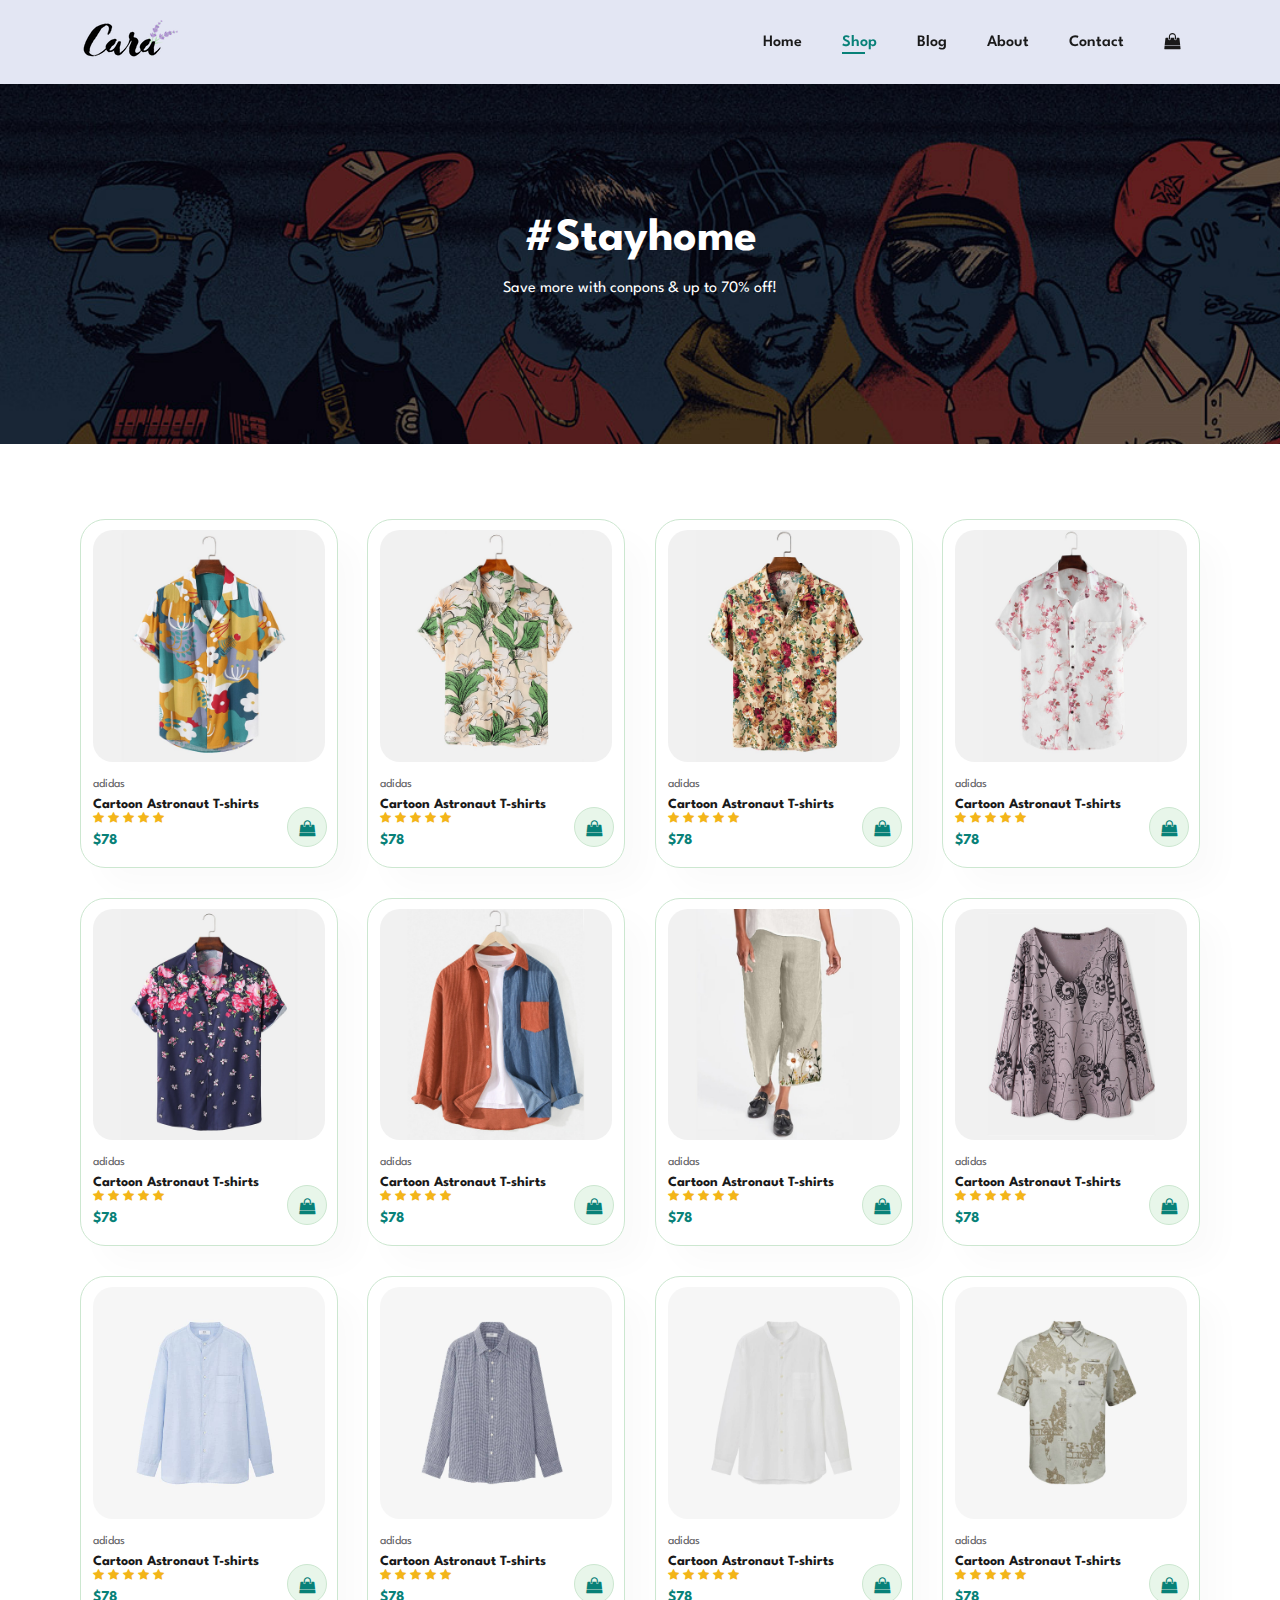
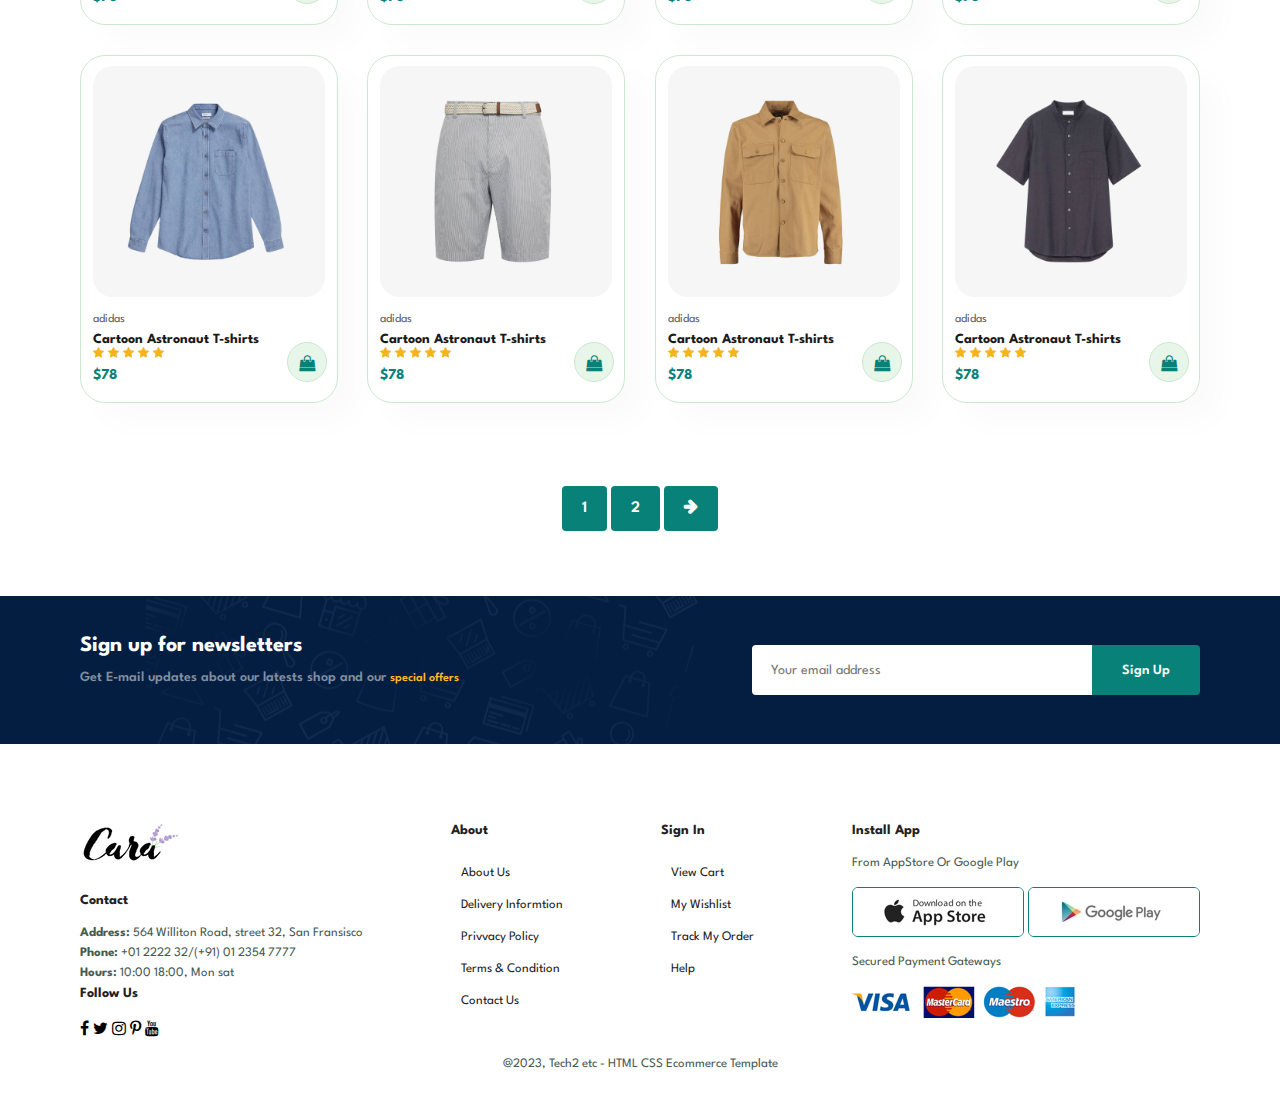
<file: shop.html>
<!DOCTYPE html>
<html lang="en">

    <head>
        <meta charset="UTF-8">
        <meta http-equiv="X-UA-Compatible" content="IE=edge">
        <meta name="viewport" content="width=device-width, initial-scale=1.0">
        <title>Tech2etc Ecommerce Tutorial</title>
        <link rel="stylesheet" href="font-awesome-4.7.0/css/font-awesome.min.css" />

        <link rel="stylesheet" href="style.css">
    </head>

    <body>
        <section id="header">
            <a href="#"><img src="img/logo.png" class="logo" alt=""></a>

            <div>
                <ul id="navbar">
                    <li><a  href="index.html">Home</a></li>
                    <li><a class="active" href="shop.html">Shop</a></li>
                    <li><a href="blog.html">Blog</a></li>
                    <li><a href="about.html">About</a></li>
                    <li><a href="contact.html">Contact</a></li>
                    <li id="lg-bag"><a href="cart.html"><i class="fa fa-shopping-bag"></i></a></li>
                    <a href="#" id="close"><i class="fa fa-times"></i></a>
                </ul>
            </div>
            <div id="mobile">
                <a href="cart.html"><i class="fa fa-shopping-bag"></i></a>
                <i id="bar" class="fa fa-outdent"></i>
            </div>
        </section>

        <section id="page-header">
            <h2>#Stayhome</h2>
            <p>Save more with conpons & up to 70% off! </p>
           
        </section>

        <section id="Product1" class="section-p1">
            <div class="pro-container">
                <div class="pro" onclick="window.location.href='sproduct.html';">
                    <img src="img/products/f1.jpg" alt="">
                    <div class="des">
                        <span>adidas</span>
                        <h5>Cartoon Astronaut T-shirts</h5>
                        <div class="star">
                            <li class="fa fa-star"></li>
                            <li class="fa fa-star"></li>
                            <li class="fa fa-star"></li>
                            <li class="fa fa-star"></li>
                            <li class="fa fa-star"></li> 
                        </div>
                        <h4>$78</h4>
                    </div>
                    <a href="#"><li class="fa fa-shopping-bag cart" ></li></a>

                </div>
                <div class="pro" onclick="window.location.href='sproduct.html';">
                    <img src="img/products/f2.jpg" alt="">
                    <div class="des">
                        <span>adidas</span>
                        <h5>Cartoon Astronaut T-shirts</h5>
                        <div class="star">
                            <li class="fa fa-star"></li>
                            <li class="fa fa-star"></li>
                            <li class="fa fa-star"></li>
                            <li class="fa fa-star"></li>
                            <li class="fa fa-star"></li> 
                        </div>
                        <h4>$78</h4>
                    </div>
                    <a href="#"><li class="fa fa-shopping-bag cart" ></li></a>

                </div>
                <div class="pro">
                    <img src="img/products/f3.jpg" alt="">
                    <div class="des">
                        <span>adidas</span>
                        <h5>Cartoon Astronaut T-shirts</h5>
                        <div class="star">
                            <li class="fa fa-star"></li>
                            <li class="fa fa-star"></li>
                            <li class="fa fa-star"></li>
                            <li class="fa fa-star"></li>
                            <li class="fa fa-star"></li> 
                        </div>
                        <h4>$78</h4>
                    </div>
                    <a href="#"><li class="fa fa-shopping-bag cart" ></li></a>

                </div>
                <div class="pro">
                    <img src="img/products/f4.jpg" alt="">
                    <div class="des">
                        <span>adidas</span>
                        <h5>Cartoon Astronaut T-shirts</h5>
                        <div class="star">
                            <li class="fa fa-star"></li>
                            <li class="fa fa-star"></li>
                            <li class="fa fa-star"></li>
                            <li class="fa fa-star"></li>
                            <li class="fa fa-star"></li> 
                        </div>
                        <h4>$78</h4>
                    </div>
                    <a href="#"><li class="fa fa-shopping-bag cart" ></li></a>

                </div>
                <div class="pro">
                    <img src="img/products/f5.jpg" alt="">
                    <div class="des">
                        <span>adidas</span>
                        <h5>Cartoon Astronaut T-shirts</h5>
                        <div class="star">
                            <li class="fa fa-star"></li>
                            <li class="fa fa-star"></li>
                            <li class="fa fa-star"></li>
                            <li class="fa fa-star"></li>
                            <li class="fa fa-star"></li> 
                        </div>
                        <h4>$78</h4>
                    </div>
                    <a href="#"><li class="fa fa-shopping-bag cart" ></li></a>

                </div>
                <div class="pro">
                    <img src="img/products/f6.jpg" alt="">
                    <div class="des">
                        <span>adidas</span>
                        <h5>Cartoon Astronaut T-shirts</h5>
                        <div class="star">
                            <li class="fa fa-star"></li>
                            <li class="fa fa-star"></li>
                            <li class="fa fa-star"></li>
                            <li class="fa fa-star"></li>
                            <li class="fa fa-star"></li> 
                        </div>
                        <h4>$78</h4>
                    </div>
                    <a href="#"><li class="fa fa-shopping-bag cart" ></li></a>

                </div>
                <div class="pro">
                    <img src="img/products/f7.jpg" alt="">
                    <div class="des">
                        <span>adidas</span>
                        <h5>Cartoon Astronaut T-shirts</h5>
                        <div class="star">
                            <li class="fa fa-star"></li>
                            <li class="fa fa-star"></li>
                            <li class="fa fa-star"></li>
                            <li class="fa fa-star"></li>
                            <li class="fa fa-star"></li> 
                        </div>
                        <h4>$78</h4>
                    </div>
                    <a href="#"><li class="fa fa-shopping-bag cart" ></li></a>

                </div>
                <div class="pro">
                    <img src="img/products/f8.jpg" alt="">
                    <div class="des">
                        <span>adidas</span>
                        <h5>Cartoon Astronaut T-shirts</h5>
                        <div class="star">
                            <li class="fa fa-star"></li>
                            <li class="fa fa-star"></li>
                            <li class="fa fa-star"></li>
                            <li class="fa fa-star"></li>
                            <li class="fa fa-star"></li> 
                        </div>
                        <h4>$78</h4>
                    </div>
                    <a href="#"><li class="fa fa-shopping-bag cart" ></li></a>

                </div> 

                <div class="pro">
                    <img src="img/products/n1.jpg" alt="">
                    <div class="des">
                        <span>adidas</span>
                        <h5>Cartoon Astronaut T-shirts</h5>
                        <div class="star">
                            <li class="fa fa-star"></li>
                            <li class="fa fa-star"></li>
                            <li class="fa fa-star"></li>
                            <li class="fa fa-star"></li>
                            <li class="fa fa-star"></li> 
                        </div>
                        <h4>$78</h4>
                    </div>
                    <a href="#"><li class="fa fa-shopping-bag cart" ></li></a>

                </div>
                <div class="pro">
                    <img src="img/products/n2.jpg" alt="">
                    <div class="des">
                        <span>adidas</span>
                        <h5>Cartoon Astronaut T-shirts</h5>
                        <div class="star">
                            <li class="fa fa-star"></li>
                            <li class="fa fa-star"></li>
                            <li class="fa fa-star"></li>
                            <li class="fa fa-star"></li>
                            <li class="fa fa-star"></li> 
                        </div>
                        <h4>$78</h4>
                    </div>
                    <a href="#"><li class="fa fa-shopping-bag cart" ></li></a>

                </div>
                <div class="pro">
                    <img src="img/products/n3.jpg" alt="">
                    <div class="des">
                        <span>adidas</span>
                        <h5>Cartoon Astronaut T-shirts</h5>
                        <div class="star">
                            <li class="fa fa-star"></li>
                            <li class="fa fa-star"></li>
                            <li class="fa fa-star"></li>
                            <li class="fa fa-star"></li>
                            <li class="fa fa-star"></li> 
                        </div>
                        <h4>$78</h4>
                    </div>
                    <a href="#"><li class="fa fa-shopping-bag cart" ></li></a>

                </div>
                <div class="pro">
                    <img src="img/products/n4.jpg" alt="">
                    <div class="des">
                        <span>adidas</span>
                        <h5>Cartoon Astronaut T-shirts</h5>
                        <div class="star">
                            <li class="fa fa-star"></li>
                            <li class="fa fa-star"></li>
                            <li class="fa fa-star"></li>
                            <li class="fa fa-star"></li>
                            <li class="fa fa-star"></li> 
                        </div>
                        <h4>$78</h4>
                    </div>
                    <a href="#"><li class="fa fa-shopping-bag cart" ></li></a>

                </div>
                <div class="pro">
                    <img src="img/products/n5.jpg" alt="">
                    <div class="des">
                        <span>adidas</span>
                        <h5>Cartoon Astronaut T-shirts</h5>
                        <div class="star">
                            <li class="fa fa-star"></li>
                            <li class="fa fa-star"></li>
                            <li class="fa fa-star"></li>
                            <li class="fa fa-star"></li>
                            <li class="fa fa-star"></li> 
                        </div>
                        <h4>$78</h4>
                    </div>
                    <a href="#"><li class="fa fa-shopping-bag cart" ></li></a>

                </div>
                <div class="pro">
                    <img src="img/products/n6.jpg" alt="">
                    <div class="des">
                        <span>adidas</span>
                        <h5>Cartoon Astronaut T-shirts</h5>
                        <div class="star">
                            <li class="fa fa-star"></li>
                            <li class="fa fa-star"></li>
                            <li class="fa fa-star"></li>
                            <li class="fa fa-star"></li>
                            <li class="fa fa-star"></li> 
                        </div>
                        <h4>$78</h4>
                    </div>
                    <a href="#"><li class="fa fa-shopping-bag cart" ></li></a>

                </div>
                <div class="pro">
                    <img src="img/products/n7.jpg" alt="">
                    <div class="des">
                        <span>adidas</span>
                        <h5>Cartoon Astronaut T-shirts</h5>
                        <div class="star">
                            <li class="fa fa-star"></li>
                            <li class="fa fa-star"></li>
                            <li class="fa fa-star"></li>
                            <li class="fa fa-star"></li>
                            <li class="fa fa-star"></li> 
                        </div>
                        <h4>$78</h4>
                    </div>
                    <a href="#"><li class="fa fa-shopping-bag cart" ></li></a>

                </div>
                <div class="pro">
                    <img src="img/products/n8.jpg" alt="">
                    <div class="des">
                        <span>adidas</span>
                        <h5>Cartoon Astronaut T-shirts</h5>
                        <div class="star">
                            <li class="fa fa-star"></li>
                            <li class="fa fa-star"></li>
                            <li class="fa fa-star"></li>
                            <li class="fa fa-star"></li>
                            <li class="fa fa-star"></li> 
                        </div>
                        <h4>$78</h4>
                    </div>
                    <a href="#"><li class="fa fa-shopping-bag cart" ></li></a>

                </div> 

            </div>
        </section>

        <section id="pagination" class="section-p1">
            <a href="#">1</a>
            <a href="#">2</a>
            <a href="#"><i class="fa fa-arrow-right"></i></a>
        </section>

        <section id="newsletter" class="section-p1 section-m1">
            <div class="newstext">
                <h4>Sign up for newsletters</h4>
                <p>Get E-mail updates about our latests shop and our <span>special offers</span></p>
            </div>
            <div class="form">
                <input type="text" placeholder="Your email address">
                <button class="normal">Sign Up</button>
            </div>
        </section>

        <footer class="section-p1 ">
            <div class="col">
                <img class="logo" src="img/logo.png" alt="">
                <h4>Contact</h4>
                <p> <strong>Address:</strong> 564 Williton Road, street 32, San Fransisco
                </p>

                <p> <strong>Phone:</strong> +01 2222 32/(+91) 01 2354 7777</p>
                <p> <strong>Hours:</strong> 10:00 18:00, Mon sat</p>
                <div class="follower">
                    <h4>Follow Us</h4>
                    <div class="icon">
                        <li class="fa fa-facebook-f"></li>
                        <li class="fa fa-twitter"></li>
                        <li class="fa fa-instagram"></li>
                        <li class="fa fa-pinterest-p"></li>
                        <li class="fa fa-youtube"></li>
                    </div>
                </div>
            </div>
            <div class="col">
                <H4>About</H4>
                <a href="#">About Us</a>
                <a href="#">Delivery Informtion</a>
                <a href="#">Privvacy Policy</a>
                <a href="#">Terms & Condition</a>
                <a href="#">Contact Us</a>
            </div>
            <div class="col">
                <H4>Sign In</H4>
                <a href="#">View Cart</a>
                <a href="#">My Wishlist</a>
                <a href="#">Track My Order</a>
                <a href="#">Help</a>
            </div>
            <div class="col install">
                <H4>Install App</H4>
                <p>From AppStore Or Google Play</p>
                <div class="row">
                    <img src="img/pay/app.jpg" alt="">
                    <img src="img/pay/play.jpg" alt="">
                </div>
                <p>Secured Payment Gateways</p>
                <img src="img/pay/pay.png" alt="">
            </div>
            <div class="copyright">
                <p>@2023, Tech2 etc - HTML CSS Ecommerce Template</p>
            </div>
        </footer>

        <script src="script.js"></script>
    </body>

</html>
</file>
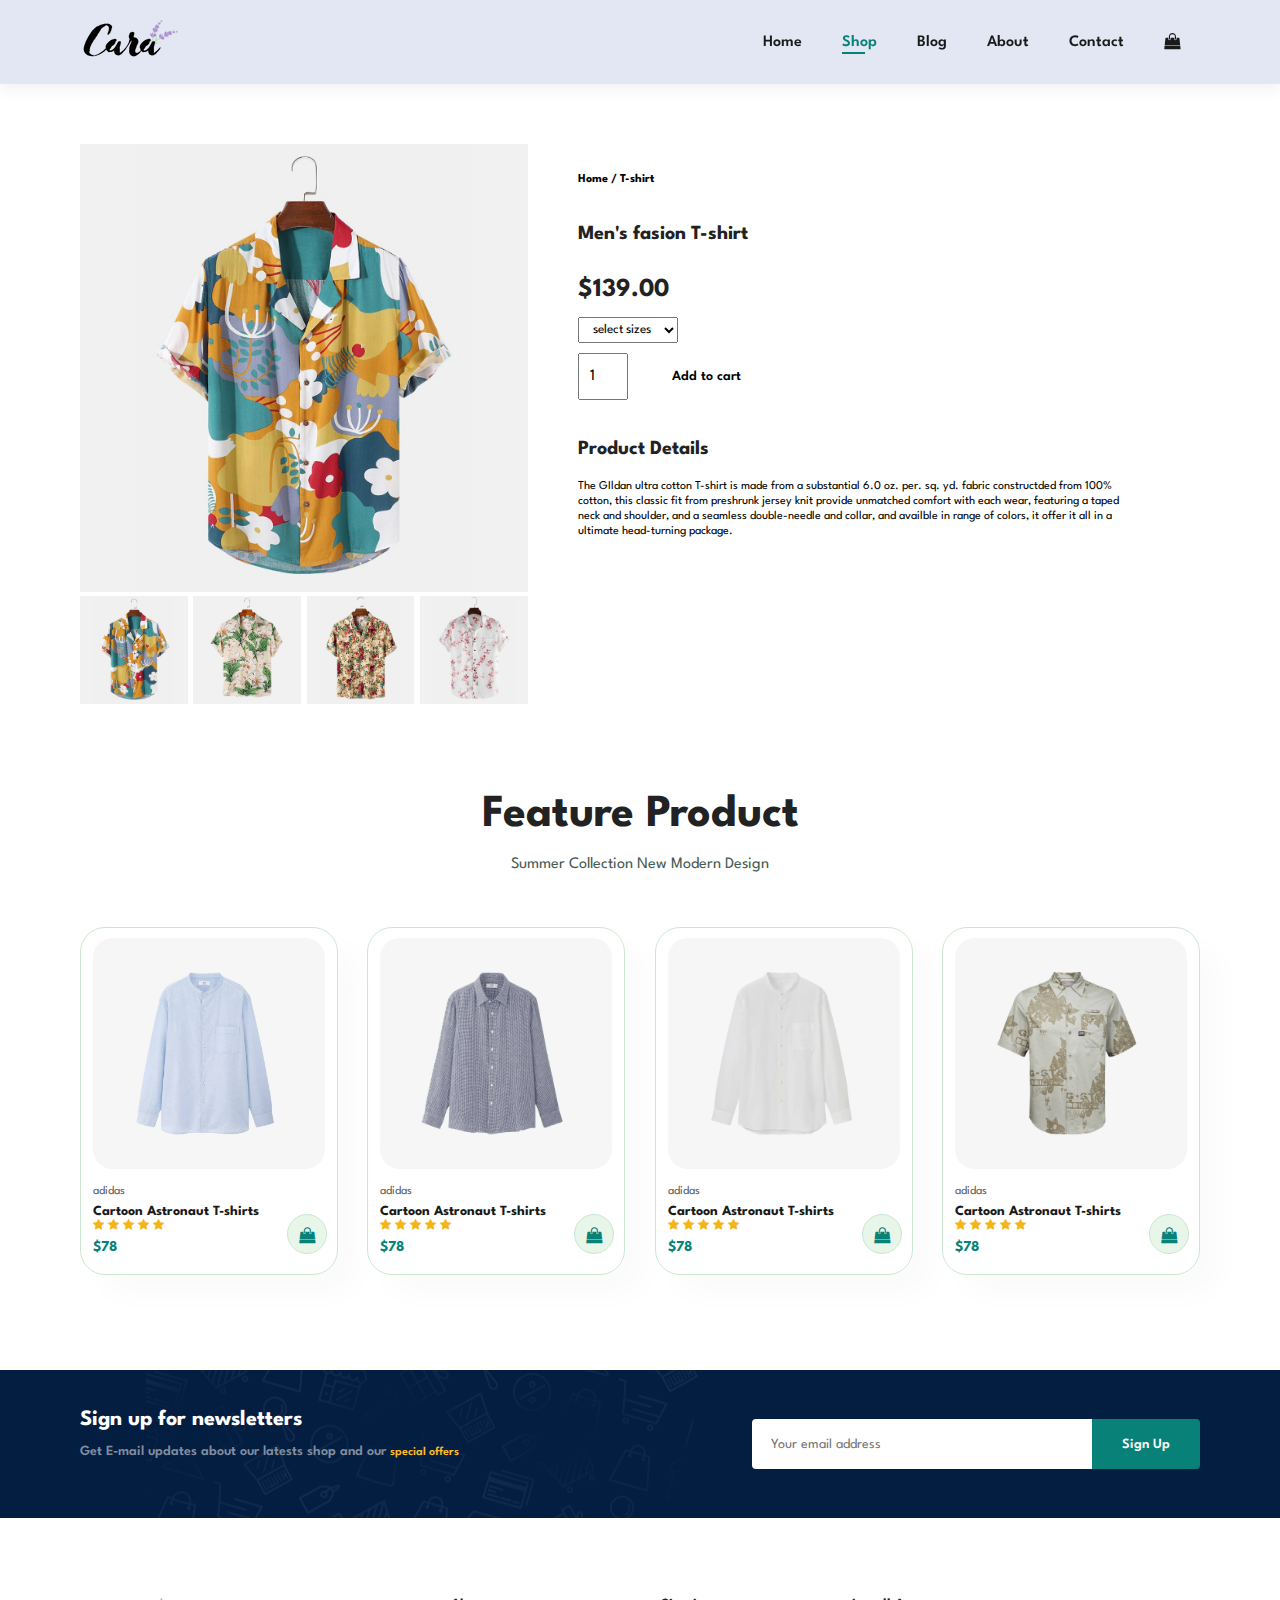
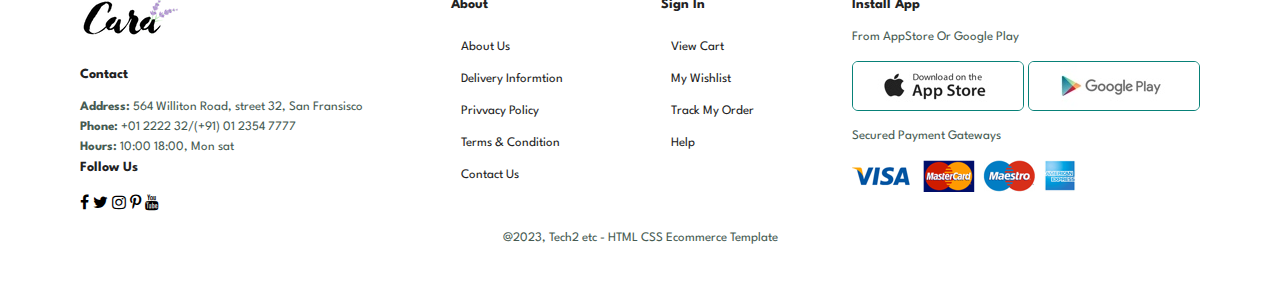
<file: sproduct.html>
<!DOCTYPE html>
<html lang="en">

    <head>
        <meta charset="UTF-8">
        <meta http-equiv="X-UA-Compatible" content="IE=edge">
        <meta name="viewport" content="width=device-width, initial-scale=1.0">
        <title>Tech2etc Ecommerce Tutorial</title>
        <link rel="stylesheet" href="font-awesome-4.7.0/css/font-awesome.min.css" />

        <link rel="stylesheet" href="style.css">
    </head>

    <body>
        <section id="header">
            <a href="#"><img src="img/logo.png" class="logo" alt=""></a>

            <div>
                <ul id="navbar">
                    <li><a href="index.html">Home</a></li>
                    <li><a class="active"  href="shop.html">Shop</a></li>
                    <li><a href="blog.html">Blog</a></li>
                    <li><a href="about.html">About</a></li>
                    <li><a href="contact.html">Contact</a></li>
                    <li id="lg-bag"><a href="cart.html"><i class="fa fa-shopping-bag"></i></a></li>
                    <a href="#" id="close"><i class="fa fa-times"></i></a>
                </ul>
            </div>
            <div id="mobile">
                <a href="cart.html"><i class="fa fa-shopping-bag"></i></a>
                <i id="bar" class="fa fa-outdent"></i>
            </div>
        </section>

        <section id="prodetails" class="section-p1">
            <div class="single-pro-img">
                <img src="img/products/f1.jpg" width="100%" id="MainImg" alt="">

                <div class="small-img-group">
                    <div class="small-img-col">
                        <img src="img/products/f1.jpg" width="100%" class="small-img" alt="">
                    </div>
                    <div class="small-img-col">
                        <img src="img/products/f2.jpg" width="100%" class="small-img" alt="">
                    </div>
                    <div class="small-img-col">
                        <img src="img/products/f3.jpg" width="100%" class="small-img" alt="">
                    </div>
                    <div class="small-img-col">
                        <img src="img/products/f4.jpg" width="100%" class="small-img" alt="">
                    </div>
                </div>
            </div>

            <div class="single-pro-detail">
                <h6>Home / T-shirt</h6>
                <h4>Men's fasion T-shirt</h4>
                <h2>$139.00</h2>
                <select>
                    <option>select sizes</option>
                    <option>XL</option>
                    <option>XXL</option>
                    <option>Small</option>
                    <option>Large</option>
                </select>
                <input type="number" value="1">
                <button class="normal">Add to cart</button>
                <h4>Product Details</h4>
                <span>
                  The GIldan ultra cotton T-shirt is made from a substantial 6.0 oz. per. sq. yd. fabric constructded from 100% cotton, this classic fit from preshrunk jersey knit provide unmatched comfort with each wear, featuring a taped neck and shoulder, and a seamless double-needle and collar, and availble in range of colors, it offer it all in a ultimate head-turning package.  
                </span>
            </div>
        </section>

        <section id="Product1" class="section-p1">
            <h2>Feature Product</h2>
            <p>Summer Collection New Modern Design</p>
            <div class="pro-container">
                <div class="pro">
                    <img src="img/products/n1.jpg" alt="">
                    <div class="des">
                        <span>adidas</span>
                        <h5>Cartoon Astronaut T-shirts</h5>
                        <div class="star">
                            <li class="fa fa-star"></li>
                            <li class="fa fa-star"></li>
                            <li class="fa fa-star"></li>
                            <li class="fa fa-star"></li>
                            <li class="fa fa-star"></li> 
                        </div>
                        <h4>$78</h4>
                    </div>
                    <a href="#"><li class="fa fa-shopping-bag cart" ></li></a>

                </div>
                <div class="pro">
                    <img src="img/products/n2.jpg" alt="">
                    <div class="des">
                        <span>adidas</span>
                        <h5>Cartoon Astronaut T-shirts</h5>
                        <div class="star">
                            <li class="fa fa-star"></li>
                            <li class="fa fa-star"></li>
                            <li class="fa fa-star"></li>
                            <li class="fa fa-star"></li>
                            <li class="fa fa-star"></li> 
                        </div>
                        <h4>$78</h4>
                    </div>
                    <a href="#"><li class="fa fa-shopping-bag cart" ></li></a>

                </div>
                <div class="pro">
                    <img src="img/products/n3.jpg" alt="">
                    <div class="des">
                        <span>adidas</span>
                        <h5>Cartoon Astronaut T-shirts</h5>
                        <div class="star">
                            <li class="fa fa-star"></li>
                            <li class="fa fa-star"></li>
                            <li class="fa fa-star"></li>
                            <li class="fa fa-star"></li>
                            <li class="fa fa-star"></li> 
                        </div>
                        <h4>$78</h4>
                    </div>
                    <a href="#"><li class="fa fa-shopping-bag cart" ></li></a>

                </div>
                <div class="pro">
                    <img src="img/products/n4.jpg" alt="">
                    <div class="des">
                        <span>adidas</span>
                        <h5>Cartoon Astronaut T-shirts</h5>
                        <div class="star">
                            <li class="fa fa-star"></li>
                            <li class="fa fa-star"></li>
                            <li class="fa fa-star"></li>
                            <li class="fa fa-star"></li>
                            <li class="fa fa-star"></li> 
                        </div>
                        <h4>$78</h4>
                    </div>
                    <a href="#"><li class="fa fa-shopping-bag cart" ></li></a>
               </div>
            </div>
        </section>

        <section id="newsletter" class="section-p1 section-m1">
            <div class="newstext">
                <h4>Sign up for newsletters</h4>
                <p>Get E-mail updates about our latests shop and our <span>special offers</span></p>
            </div>
            <div class="form">
                <input type="text" placeholder="Your email address">
                <button class="normal">Sign Up</button>
            </div>
        </section>

        <footer class="section-p1 ">
            <div class="col">
                <img class="logo" src="img/logo.png" alt="">
                <h4>Contact</h4>
                <p> <strong>Address:</strong> 564 Williton Road, street 32, San Fransisco
                </p>

                <p> <strong>Phone:</strong> +01 2222 32/(+91) 01 2354 7777</p>
                <p> <strong>Hours:</strong> 10:00 18:00, Mon sat</p>
                <div class="follower">
                    <h4>Follow Us</h4>
                    <div class="icon">
                        <li class="fa fa-facebook-f"></li>
                        <li class="fa fa-twitter"></li>
                        <li class="fa fa-instagram"></li>
                        <li class="fa fa-pinterest-p"></li>
                        <li class="fa fa-youtube"></li>
                    </div>
                </div>
            </div>
            <div class="col">
                <H4>About</H4>
                <a href="#">About Us</a>
                <a href="#">Delivery Informtion</a>
                <a href="#">Privvacy Policy</a>
                <a href="#">Terms & Condition</a>
                <a href="#">Contact Us</a>
            </div>
            <div class="col">
                <H4>Sign In</H4>
                <a href="#">View Cart</a>
                <a href="#">My Wishlist</a>
                <a href="#">Track My Order</a>
                <a href="#">Help</a>
            </div>
            <div class="col install">
                <H4>Install App</H4>
                <p>From AppStore Or Google Play</p>
                <div class="row">
                    <img src="img/pay/app.jpg" alt="">
                    <img src="img/pay/play.jpg" alt="">
                </div>
                <p>Secured Payment Gateways</p>
                <img src="img/pay/pay.png" alt="">
            </div>
            <div class="copyright">
                <p>@2023, Tech2 etc - HTML CSS Ecommerce Template</p>
            </div>
        </footer>

        <script>
            var MainImg = document.getElementById("MainImg");
            var smallimg = document.getElementsByClassName("small-img");

            smallimg[0].onclick = function(){
                MainImg.src = smallimg[0].src;
            }
            smallimg[1].onclick = function(){
                MainImg.src = smallimg[1].src;
            }
            smallimg[2].onclick = function(){
                MainImg.src = smallimg[2].src;
            }
            smallimg[3].onclick = function(){
                MainImg.src = smallimg[3].src;
            }
        </script>

        <script src="script.js"></script>
    </body>

</html>
</file>
<file: style.css>
@import url("https://fonts.googleapis.com/css2?family=Spartan:wght@100;200;300;400;500;600;700;800;900&display=swap");
* {
  margin: 0;
  padding: 0;
  box-sizing: border-box;
  font-family: "Spartan", sans-serif;
}

html {
  scroll-behavior: smooth;
}

/* Global Styles */

h1 {
  font-size: 50px;
  line-height: 64px;
  color: #222;
}

h2 {
  font-size: 46px;
  line-height: 54px;
  color: #222;
}

h4 {
  font-size: 20px;
  color: #222;
}

h6 {
  font-weight: 700;
  font-size: 12px;
}

p {
  font-size: 16px;
  color: #465b52;
  margin: 15px 0 20px 0;
}

.section-p1 {
  padding: 40px 80px;
}

.section-m1 {
  margin: 40px 0;
}

button.normal {
  font-size: 14px;
  font-weight: 600;
  padding: 15px 30px; 
  color: #000;
  background-color: #fff;
  border-radius: 4px;
  cursor: pointer;
  border: none;
  outline: none;
  transition: 0.2s;
}

button.white {
  font-size: 13px;
  font-weight: 600;
  padding: 11px 18px; 
  color: #fff;
  background-color: transparent;
  border-radius: 4px;
  cursor: pointer;
  border: 1px solid #fff;
  outline: none;
  transition: 0.2s;
}

body {
  width: 100%;
}

#header{
  display: flex;
  align-items: center;
  justify-content: space-between;
  padding: 20px 80px;
  background-color: #E3E6F3;
  box-shadow: 0 5px 15px rgba(0,0, 0, 0.06);
  z-index: 999;
  position: sticky;
  top: 0;
  left: 0;
}

#navbar{
  display: flex;
  align-items: center;
  justify-content: center;
}

#navbar li{
  list-style: none;
  padding: 0 20px;
  position: relative;
}
#navbar li a{
  text-decoration: none;
  font-size: 16px;
  font-weight: 600;
  color: #1a1a1a;
  transition: 0.3s ease ;
}
#navbar li a:hover,
#navbar li a.active{
  color: #088178;
}

#navbar li a.active::after,
#navbar li a:hover::after{
  content: "";
  width: 30%;
  height: 2px;
  background-color: #088178;
  position: absolute;
  bottom: -4px;
  left: 20px;
}


#mobile {
  display: none;
  align-items: center;
}
 #close { 
display: none;
 } 

#hero{
  background-image: url(img/hero4.png);
  height: 90vh;
  width: 100%;
  background-size: cover;
  background-position: top 25% right 0;
  padding: 0 80px;
  display: flex;
  flex-direction: column;
  align-items: flex-start;
  justify-content: center;
}
#hero h4{
  padding-bottom: 15px;
}
#hero h1{
  color: #088178;
}
#hero button{
  background-image: url(img/button.png);
  background-color: transparent;
  color: #088178;
  border: 0;
  padding: 14px 80px 14px 65px;
  background-repeat: no-repeat;
  cursor: pointer;
  font-weight: 700;
  font-size: 15px;
}


#feature{
  display: flex;
  align-items: center;
  justify-content: space-between;
  flex-wrap: wrap;
}

#feature .fe-box{
  width: 180px;
  text-align: center;
  padding: 25px 15px;
  box-shadow: 20px 20px 34px rgba(0, 0, 0, 0.03) #088178;
  border: 1px solid #cce7d0;
  border-radius: 4px;
  margin: 15px 0;
  }

  #feature .fe-box:hover{
    box-shadow: 10px 10px 54px rgba(0, 62, 221, 0.1) #088178;
  }

  #feature .fe-box img{
    width: 100%;
    margin-bottom: 10px;  
}

  #feature .fe-box h6{
    display: inline-block;
    padding: 9px 8px 6px 8px;
    line-height: 1;
    border-radius: 4px;
    color: #088178;
    background-color: #fddde4;
  }

  #feature .fe-box:nth-child(2) h6{
     background-color: #cdebbc;
  }

  #feature .fe-box:nth-child(3) h6{
    background-color: #d1e8f2;
 } 

  #feature .fe-box:nth-child(4) h6{
  background-color: #cdd4f8;
}

#feature .fe-box:nth-child(5) h6{
  background-color: #f6dbf6;
}

#feature .fe-box:nth-child(6) h6{
  background-color: #fff2e5;
}




#Product1{
  text-align: center;
}

#Product1 .pro-container{
  display: flex;
  justify-content: space-between;
  padding-top: 20px;
  flex-wrap: wrap;
}

#Product1 .pro{
  width: 23%;
  min-width: 250px;
  padding: 10px 12px;
  border: 1px solid #cce7d0;
  border-radius: 25px;
  cursor: pointer;
  box-shadow: 20px 20px 30px rgba(0, 0, 0, 0.02);
  margin: 15px 0;
  transition: 0.2s ease;
  position: relative;

}

#Product1 .pro:hover{
  box-shadow: 20px 20px 30px rgba(0, 0, 0, 0.06);
}
 
#Product1 .pro img{
  width: 100%;
  border-radius: 20px;
}

#Product1 .pro .des{
  text-align: start;
  padding: 10px 0;
}

#Product1 .pro .des span {
  color: #606063;
  font-size: 12px;
}

#Product1 .pro .des h5 {
  padding-top: 7px;
  color: #1a1a1a;
  font-size: 14px;
}

#Product1 .pro .des li {
  font-size: 12px;
  color: rgb(243, 181, 25);
}

#Product1 .pro .des h4{
  padding-top: 7px;
  font-size: 15px;
  font-weight: 700;
  color: #088178;
}

#Product1 .pro .cart{
  width: 40px;
  height: 40px;
  line-height: 40px;
  border-radius: 50px;
  background-color: #e8f6ea;
  font-weight: 500;
  color: #088178 ;
  border: 1px solid #cce7d0;
  position: absolute;
  bottom: 20px;
  right: 10px;
}

#banner{
  display: flex;
  flex-direction: column;
  justify-content: center;
  align-items: center;
  text-align: center;
  background-image: url(img/banner/b2.jpg);
  width: 100%;
  height: 40vh;
  background-size: cover;
  background-position: center;
}

#banner h4{
  color: #fff;
  font-size: 16px;
}

#banner h2{
  color: #fff;
  font-size: 30px;
  padding: 10px 0;
}

#banner h2 span{
  color: #cf0909e0;
}

#banner button:hover {
  background-color: #088178;
  color: #fff;
}


#sm-banner {
  display: flex;
  justify-content: space-between;
  flex-wrap: wrap;
}

#sm-banner .banner-box {
  display: flex;
  flex-direction: column;
  justify-content: center;
  align-items: flex-start;
  background-image: url(img/banner/b17.jpg);
  min-width: 520px;
  height: 50vh;
  background-size: cover;
  background-position: center;
  padding: 30px;
}

#sm-banner .banner-box2 {
  background-image: url(img/banner/b10.jpg);

}

#sm-banner h4{
  color: #fff;
  font-size: 20px;
  font-weight: 300;
}

#sm-banner h2{
  color: #fff;
  font-size: 28px;
  font-weight: 800;
}

#sm-banner span {
  color: #fff;
  font-size: 14px;
  font-weight: 500;
  padding-bottom: 15px;
}

#sm-banner .banner-box:hover button {
  background: #088178;
  border: 1px solid #088178;
}

#banner3 {
  display: flex;
  justify-content: space-between;
  flex-wrap: wrap;
  padding: 0 80px;
}

#banner3 .banner-box {
  display: flex;
  flex-direction: column;
  justify-content: center;
  align-items: flex-start;
  background-image: url(img/banner/b7.jpg);
  min-width: 300px;
  height: 30vh;
  background-size: cover;
  background-position: center;
  padding: 20px;
  margin-bottom: 20px;
}


#banner3 .banner-box2 {
  background-image: url(img/banner/b4.jpg);

}

#banner3 .banner-box3 {
  background-image: url(img/banner/b18.jpg);

}

#banner3 h2 {
  color: #fff;
  font-weight: 900;
  font-size: 22px;
}

#banner3 h3 {
  color: #ec544e;
  font-weight: 800;
  font-size: 15px;
}

#newsletter {
  display: flex;
  justify-content: space-between;
  flex-wrap: wrap;
  align-items: center;
  background-image: url(img/banner/b14.png);
  background-repeat: no-repeat;
  background-position: 20% 30%;
  background-color: #041e42;
}

#newsletter h4  {
  font-size: 22px;
  font-weight: 700;
  color: #fff;
}


#newsletter p {
  font-size: 14px;
  font-weight: 600;
  color: #818ea0;
}

#newsletter p span {
  color: #ffbd25;
}

#newsletter .form {
  display: flex;
  width: 40%;
 
}

#newsletter input {
  height: 3.125rem;
  padding: 0 1.25em;
  font-size: 14px;
  width: 100%;
  border: 1px solid transparent;
  border-radius: 4px;
  outline: none;
  border-top-right-radius: 0%;
  border-bottom-right-radius: 0%;
}

#newsletter button {
  background-color: #088178;
  color: #fff;
  white-space: nowrap;
  border-top-left-radius: 0%;
  border-bottom-left-radius: 0%;
}

footer {
  display: flex;
  flex-wrap: wrap;
  justify-content: space-between;
}

footer .col {
  display: flex;
  flex-direction: column;
  align-items: flex-start;
  margin-bottom: 20px;
}

footer .logo {
  margin-bottom: 30px;
}

footer h4 {
  font-size: 14px;
  padding-bottom: 20px;
}

footer p {
  font-size: 13px;
  margin: 0 0 8px 0;
}

footer a {
  font-size: 13px;
  text-decoration: none;
  color: #222;
  margin: 10px;
}

footer .follow {
  margin-top: 20px;
}

footer .follow li {
  color: #465b52;
  padding-right: 4px;
  cursor: pointer;
}

footer .install .row img {
  border: 1px solid #088178;
  border-radius: 6px;
}

footer .install img {
  margin: 10px 0 15px 0 ;
}

footer .follow li:hover ,
footer a:hover {
  color: #088178;
}

footer .copyright {
  width: 100%;
  text-align: center;
}

#page-header {
  background-image: url(img/banner/b1.jpg);
  width: 100%;
  height: 40vh;
  background-size: cover;
  text-align: center;
  display: flex;
  flex-direction: column;
  justify-content: center;
  padding: 14px;
}

#page-header h2,
#page-header p {
  color: #fff;
}

#pagination {
  text-align: center;
}

#pagination a {
  padding: 15px 20px;
  background-color: #088178;
  border-radius: 4px;
  text-decoration: none;
  color: #fff;
  font-weight: 600;
}

#pagination a i {
  font-size: 16px;
  font-weight: 600;
}



#page-header.about-header{
  background-image: url(img/about/banner.png);
}


#about-header img{
  width: 50%;
  height: auto;

}

#about-header {
  display: flex;
  align-items: center;
  margin-right: 10px;
}

#about-header div{
  padding-left: 40px;
}

#about-app {
  text-align: center;
}

video {
  width: 70%;
  height: 100%;
  margin: 30px auto 0 auto 0;
  border-radius: 20px;
}

/*contact page*/

#contact-details {
  display: flex;
  align-items: center;
  justify-content: space-between;
}

#contact-details .details {
  width: 40%;
}

#contact-details .details span,
  span {
  font-size: 12px;
}

#contact-details .details h2,
#form-details form h2 {
  font-size: 26px;
  line-height: 35px;
  padding: 20px 0;
}

#contact-details .details h3 {
  font-size: 16px;
  padding: 15px;
}

#contact-details .details li {
  list-style: none;
  display: flex;
  padding: 10px 0;
}
#contact-details .details li i {
  font-size: 14px;
  padding-right: 22px;
}
#contact-details .details li p{
  margin: 0;
  font-size: 14px;
}
#contact-details .map {
  width: 55%;
  height: 400px;
}
#contact-details .map iframe {
  width: 100%;
  height: 100%;
}

#form-details {
  display: flex;
  justify-content: space-between;
  margin: 80px;
  padding: 80px;
  border: 1px solid #e1e1e1;
}

#form-details form {
  width: 65%;
  display: flex;
  flex-direction: column;
  align-items: flex-start;
}

#form-details form input, 
#form-details form textarea {
  width: 100%;
  padding: 12px 15px;
  outline: none;
  margin-bottom: 20px;
  border: 1px solid #e1e1e1;
}

#form-details form button {
  background-color: #088178;
  color: #fff;
}

#form-details .people div {
  padding-bottom: 25px;
  display: flex;
  align-items: flex-start;
}

#form-details .people div img {
  width: 65px;
  height: 65px;
  object-fit: cover;
  margin-right: 15px;
}
#form-details .people div p {
  margin: 0;
  font-size: 13px;
  line-height: 25px;
}
#form-details .people div p span {
  display: block;
  font-size: 16px;
  font-weight: 600;
  color: #000;
}

#cart table{
  width: 100%;
  border-collapse: collapse;
  table-layout: fixed;
  white-space: nowrap;
}
#cart table img{
  width: 70px;
}
#cart table td:nth-child(1) {
  width: 100px;
  text-align: center;
}
#cart table td:nth-child(2) {
  width: 150px;
  text-align: center;
}
#cart table td:nth-child(3) {
  width: 250px;
  text-align: center;
}
#cart table td:nth-child(4),
#cart table td:nth-child(5),
#cart table td:nth-child(6) {
  width: 150px;
  text-align: center;
}
#cart table td:nth-child(5) input{
  width: 70px;
  padding: 10px 5px 10px 15px;
}
#cart table thead {
  border: 1px solid #cdebbc;
  border-left: none;
  border-left: none;
}
#cart table thead td {
  font-weight: 700;
  font-size: 13px;
  text-transform: uppercase;
  padding: 18px 0;
}
#cart table tbody tr td {
  padding-top: 15px;
}
#cart table tbody td {
  font-size: 13px;
}

#cart-add {
  display: flex;
  flex-wrap: wrap;
  justify-content: space-between;
}
#coupon {
  width: 50%;
  margin-bottom: 30px;
}
#coupon h3,
#Subtotal h3{
  padding-bottom: 15px;
}
#coupon input{
  padding: 10px 20px;
  margin-right: 10px;
  outline: none;
  width: 60%;
  border: 1px solid #e2e9e1;
}
#coupon button,
#Subtotal button {
  background-color: #088178;
  color: #fff;
  padding: 14px 20px;
}

#Subtotal {
  width: 50%;
  padding: 30px;
  margin-bottom: 30px;
  border: 1px solid #088178;
}
#Subtotal table{
  width: 100%;
  border-collapse: collapse;
  margin-bottom: 20px;
}
#Subtotal table td{
  width: 50%;
  border: 1px solid #e2e9e1;
  padding: 10px;
  font-size: 16px;
}


@media (max-width:799px) {

  .section-p1 {
    padding: 40px 40px;
  }

  #navbar{
    display: flex;
    flex-direction: column;
    align-items: flex-start;
    justify-content: flex-start;
    position: fixed;
    top: 0;
    right: -300px;
    height: 100vh;
    width: 300px;
    background-color: #E3E6F3;
    box-shadow:  0 40px 60px rgba(0, 0, 0, 0.1);
    padding: 80px 0 0 10px;
    transition: 0.3s ;
  }

  #navbar.active {
    right: 0px;
  
  }
  
  #navbar li{
    margin-bottom: 25px;
  }

  #mobile{
    display: flex;
    align-items: center;
  }
  
  #mobile i{
    color: #1a1a1a;
    font-size: 24px;
    padding-left: 20px;
  }

  #close{
    display: initial;
    position: absolute;
    top: 30px;
    left: 30px;
    color: #222;
    font-size: 24px;
  }

  #lg-bag {
    display: none;
  }
  #hero {
  height: 70vh;
  padding: 0 80px;
  background-position: top 30% right 30%;
}

#feature{
  justify-content: center;
}

#feature .fe-box{
  margin: 15px 15px;
}
#Product1 .pro-container {
  justify-content: center;
}

#Product1 .pro{
  margin: 15px;
}

#banner{
  height: 20vh;
}

#sm-banner .banner-box{
  min-width: 100%;
  height: 30vh;
}
#banner3{
  padding: 0 40px;
}
#banner3 .banner-box{
  width: 28%;
}
#newsletter .form{
  width: 70%;
}

}

@media (max-width: 477px) {
  .section-p1 {
    padding: 20px;
  }
  #header{
    padding: 10px 30px;
  }
  h1 {
    font-size: 38px;

  }
  h2 {
    font-size: 32px;
  }
  #hero {
    padding: 0 20px;
    background-position: 55%;
  }
  #feature {
    justify-content: space-between;
  }
  #feature .fe-box{
    width: 155px;
    margin: 0 0 15px 0px;
  }
  #Product1 .pro {
   width: 100%;  
}
#banner{
  height: 40vh;
}
#sm-banner .banner-box{
  height: 40vh;
}
#sm-banner .banner-box2{
margin-top: 20px;
}
#banner3 {
  padding: 0 20px;

}
#sm-banner3 .banner-box2 {
  width: 100%;
}
#newsletter {
  padding: 40px 20px;
}
#newsletter .form{
  width: 100%;
}
footer .copyright {
  text-align: start;
}

#prodetails{
  display: flex;
  flex-direction: column;
}

#prodetails .single-pro-image{
  width: 100%;
  margin-right: 0px;
}

#blog {
  padding: 100px 20px 0 20px;
}

#blog .blog-box {
  display: flex;
  flex-direction: column;
  align-items: flex-start;
}

#blog .blog-img {
  width: 100%;
  margin-right: 0;
  margin-bottom: 50px;
}
#blog .blog-details{
  width: 100%;

}

/*About page*/

#about-header {
  flex-direction: column;
}
#about-header img{
  width: 100%;
}
#about-header div {
  padding-left: 0px;
}
video {
  width: 100%;
  height: 100%;
  margin: 30px auto 0 auto 0;
  border-radius: 20px;
}

}







#prodetails {
  display: flex;
  margin-top: 20px;
}

#prodetails .single-pro-img{
  width: 40%;
  margin-right: 50px;
}

.small-img-group{
  display: flex;
  justify-content: space-between;
}

.small-img-col {
  flex-basis: 24%;
  cursor: pointer;
}

#prodetails .single-pro-detail {
  width: 50%;
  padding-top: 30px;
}
#prodetails .single-pro-detail h4 {
  padding: 40px 0 20px 0;
}
#prodetails .single-pro-detail h2 {
  font-size: 26px;
}
#prodetails .single-pro-detail select { 
  padding: 5px 10px;
  display: block;
  margin-bottom: 10px;
}
#prodetails .single-pro-detail input {
  width: 50px;
  height: 47px;
  padding-left: 10px;
  font-size: 16px;
  margin-right: 10px;
}
#prodetails.single-pro-detail input:focus {
  outline: none;
}

#prodetails.single-pro-detail button {
  background-color: #088178;
  color: #fff;
}
#prodetails.single-pro-detail span {
  line-height: 25px;
}


#page-header.blog-header {
  background-image: url(img/banner/b19.jpg);
}

#blog {
  padding: 150px 150px 0 150px; 
}

#blog .blog-box {
  display: flex;
  align-items: center;
  width: 100%;
  position: relative;
  padding-bottom: 90px;
}

#blog .blog-img {
  width: 50%;
  margin-right: 40px;
}
#blog img{
  width: 100%;
  height: 300px;
  object-fit: cover;
}

#blog .blog-details {
  width: 50%;
}

#blog .blog-details a {
  font-size: 11px;
  font-weight: 700;
  text-decoration: none;
  color: #000;
  position: relative;
  transition: 0.63;

}
#blog.blog-details a::after {
  background-color: #000;
  position:absolute;
  width: 50px;
  right: -60px;
  height: 1px;
  top:4px;
}

#blog.blog-details a:hover {
  color: #088178;
}

#blog.blog-details a:hover::after{
  background-color: #088178;
}

#blog .blog-box h1 {
  position: absolute;
  top: -40px;
  left: 0;
  font-size: 70px;
  font-weight: 700;
  color: #8f918d;
  z-index: -9;
}
</file>
